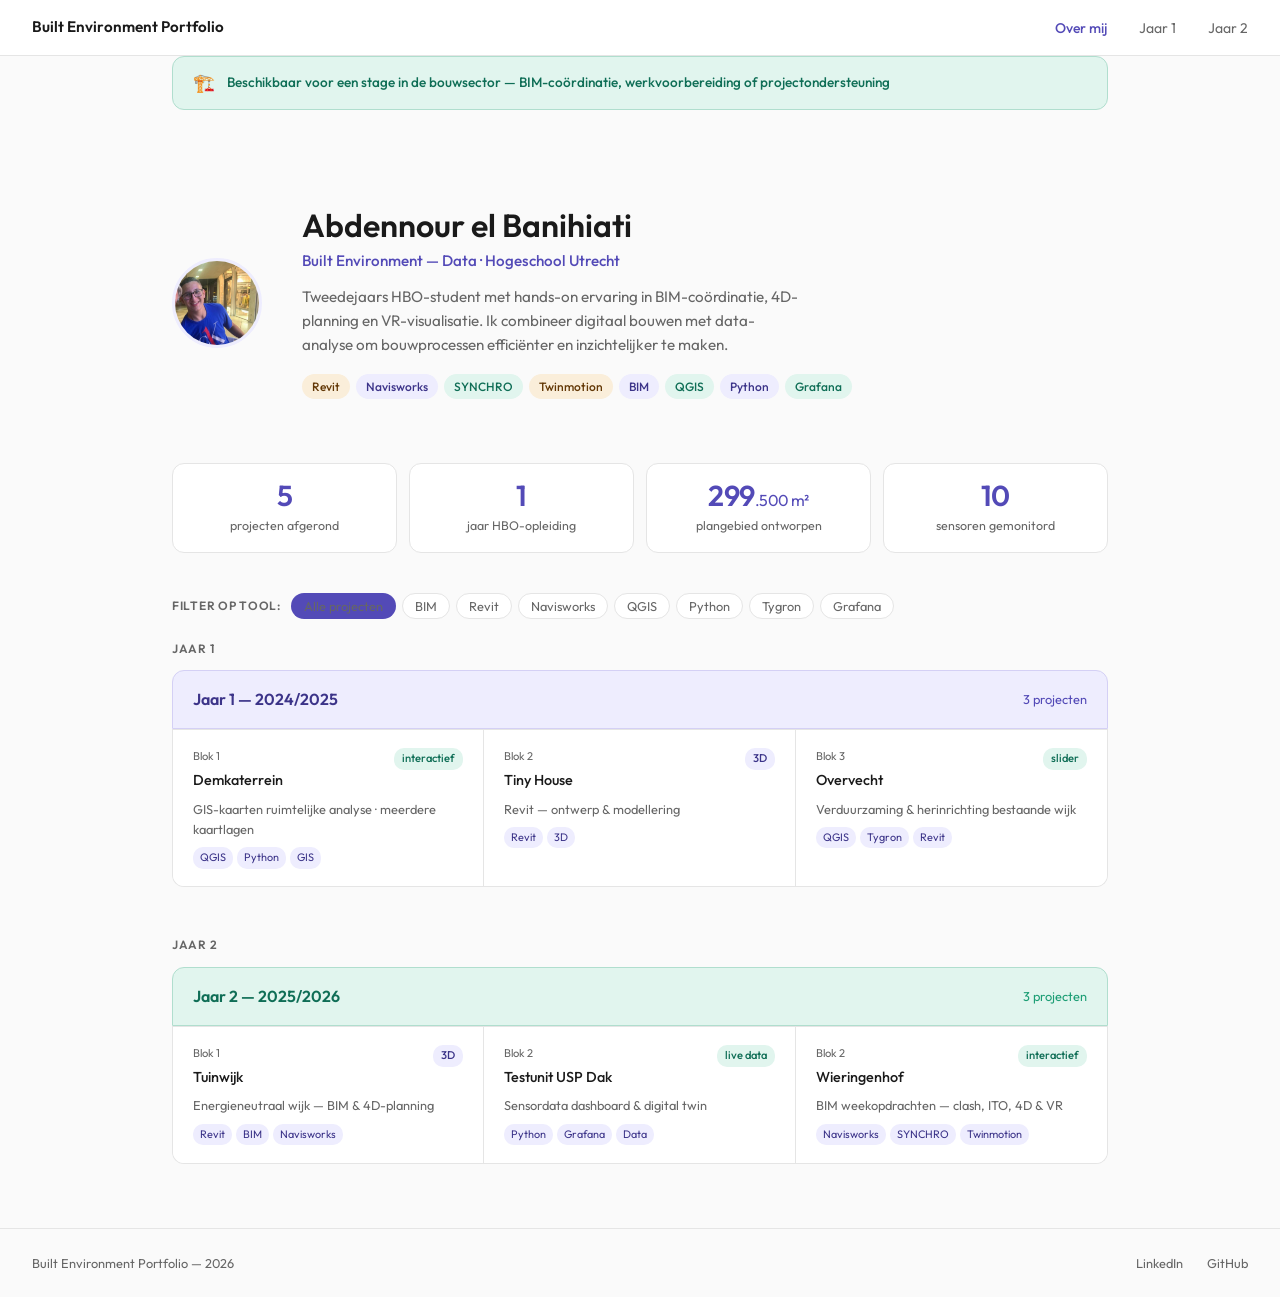
<file: index.html>
<!DOCTYPE html>
<html lang="nl">
<head>
  <meta charset="UTF-8">
  <meta name="viewport" content="width=device-width, initial-scale=1.0">
  <title>Built Environment Portfolio</title>
  <link rel="preconnect" href="https://fonts.googleapis.com">
  <link href="https://fonts.googleapis.com/css2?family=Outfit:wght@400;500;600&display=swap" rel="stylesheet">
  <link rel="stylesheet" href="style.css">
  <style>
    .hero {
      padding: 5rem 0 4rem;
      display: flex;
      align-items: center;
      gap: 2.5rem;
    }
    .avatar {
      width: 90px; height: 90px;
      border-radius: 50%;
      object-fit: cover; object-position: center top;
      flex-shrink: 0;
      border: 3px solid var(--paars-licht);
    }
    .hero-naam      { font-size: 2rem; font-weight: 600; line-height: 1.2; margin-bottom: 0.25rem; }
    .hero-opleiding { font-size: 0.95rem; color: var(--paars); font-weight: 500; margin-bottom: 0.75rem; }
    .hero-bio       { font-size: 0.95rem; color: var(--tekst-zacht); max-width: 500px; margin-bottom: 1rem; }
    .pills          { display: flex; flex-wrap: wrap; gap: 6px; }

    /* ── STATS (animerende tellers) ────────────────────────── */
    .stats-rij {
      display: grid;
      grid-template-columns: repeat(4, 1fr);
      gap: 12px;
      margin-bottom: 2.5rem;
    }
    .stat-kaart {
      background: var(--wit);
      border: 1px solid var(--rand);
      border-radius: var(--radius);
      padding: 1rem 1.25rem;
      text-align: center;
      transition: border-color 0.2s, box-shadow 0.2s;
    }
    .stat-kaart:hover {
      border-color: var(--paars);
      box-shadow: 0 2px 12px rgba(90,80,200,0.08);
    }
    .stat-getal {
      font-size: 1.8rem;
      font-weight: 600;
      color: var(--paars);
      line-height: 1.1;
      letter-spacing: -0.02em;
    }
    .stat-eenheid { font-size: 1rem; font-weight: 400; color: var(--paars); }
    .stat-omschrijving { font-size: 0.78rem; color: var(--tekst-zacht); margin-top: 4px; }

    /* ── FILTER ────────────────────────────────────────────── */
    .filter-balk {
      display: flex;
      gap: 6px;
      flex-wrap: wrap;
      margin-bottom: 1.25rem;
      align-items: center;
    }
    .filter-label {
      font-size: 0.75rem;
      font-weight: 600;
      text-transform: uppercase;
      letter-spacing: 0.06em;
      color: var(--tekst-zacht);
      margin-right: 4px;
    }
    .filter-btn {
      padding: 4px 12px;
      border-radius: 20px;
      border: 1.5px solid var(--rand);
      background: var(--wit);
      font-family: inherit;
      font-size: 0.8rem;
      color: var(--tekst-zacht);
      cursor: pointer;
      transition: all 0.15s;
    }
    .filter-btn:hover  { border-color: var(--paars); color: var(--paars); }
    .filter-btn.actief {
      background: var(--paars);
      border-color: var(--paars);
      color: white;
    }
    .filter-btn.reset  { border-color: transparent; color: var(--tekst-zacht); }
    .filter-btn.reset:hover { color: var(--paars); }

    /* kaart dimmen als niet actieve filter */
    .project-kaart { transition: background 0.15s, opacity 0.25s, transform 0.25s; }
    .project-kaart.verborgen {
      opacity: 0.2;
      pointer-events: none;
      transform: scale(0.97);
    }

    /* ── JAAR BLOKKEN ───────────────────────────────────────── */
    .jaar-sectie  { margin-bottom: 3rem; }
    .jaar-header  {
      padding: 1rem 1.25rem;
      border-radius: var(--radius) var(--radius) 0 0;
      display: flex; justify-content: space-between; align-items: center;
      border: 1px solid transparent;
    }
    .jaar-header.jaar1  { background: var(--paars-licht); border-color: #d4d0f5; }
    .jaar-header.jaar2  { background: var(--groen-licht);  border-color: #b0dece; }
    .jaar-header h2     { font-size: 1rem; font-weight: 600; }
    .jaar-header.jaar1 h2 { color: var(--paars-donker); }
    .jaar-header.jaar2 h2 { color: #0F6E56; }
    .jaar-header span   { font-size: 0.8rem; }
    .jaar-header.jaar1 span { color: var(--paars); }
    .jaar-header.jaar2 span { color: var(--groen); }

    .projecten-grid {
      display: grid;
      grid-template-columns: repeat(auto-fit, minmax(220px, 1fr));
      border: 1px solid var(--rand);
      border-top: none;
      border-radius: 0 0 var(--radius) var(--radius);
      overflow: hidden;
    }
    .project-kaart {
      padding: 1.1rem 1.25rem;
      border-right: 1px solid var(--rand);
      border-top: 1px solid var(--rand);
      text-decoration: none;
      color: inherit;
      background: var(--wit);
      display: block;
    }
    .project-kaart:last-child  { border-right: none; }
    .project-kaart:hover       { background: #f5f4ff; }
    .kaart-top    { display: flex; justify-content: space-between; align-items: flex-start; margin-bottom: 0.4rem; }
    .kaart-blok   { font-size: 0.7rem; color: var(--tekst-zacht); margin-bottom: 0.2rem; }
    .kaart-titel  { font-size: 0.9rem; font-weight: 500; color: var(--tekst); }
    .kaart-sub    { font-size: 0.8rem; color: var(--tekst-zacht); margin-top: 0.2rem; }
    .kaart-tags   { display: flex; flex-wrap: wrap; gap: 4px; margin-top: 0.5rem; }
    .kaart-tag    { font-size: 0.68rem; padding: 2px 7px; border-radius: 10px; background: var(--paars-licht); color: var(--paars-donker); }

    .sectie-label {
      font-size: 0.75rem; font-weight: 600;
      text-transform: uppercase; letter-spacing: 0.06em;
      color: var(--tekst-zacht); margin-bottom: 0.75rem;
    }
  </style>
</head>
<body>

  <nav class="nav">
    <a href="index.html" class="nav-logo">Built Environment Portfolio</a>
    <ul class="nav-links">
      <li><a href="index.html" class="active">Over mij</a></li>
      <li><a href="jaar1/index.html">Jaar 1</a></li>
      <li><a href="jaar2/index.html">Jaar 2</a></li>
    </ul>
  </nav>

  <main>
    <div class="container">

      <!-- STAGE BANNER -->
      <div class="stage-banner fade-1" style="background:var(--groen-licht);border:1px solid #b0dece;border-radius:var(--radius);padding:0.75rem 1.25rem;margin-bottom:1rem;display:flex;align-items:center;gap:0.75rem;">
        <span style="font-size:1.1rem;">🏗️</span>
        <span style="font-size:0.85rem;color:#0F6E56;font-weight:500;">Beschikbaar voor een stage in de bouwsector — BIM-coördinatie, werkvoorbereiding of projectondersteuning</span>
      </div>

      <!-- HERO -->
      <section class="hero">
        <img src="afbeeldingen/abdennour.jpg" alt="Abdennour el Banihiati" class="avatar fade-1"
             onerror="this.style.display='none'; this.nextElementSibling.style.display='flex';">
        <div class="avatar-initialen fade-1" style="display:none;">AB</div>
        <div>
          <h1 class="hero-naam fade-2">Abdennour el Banihiati</h1>
          <div class="hero-opleiding fade-2">Built Environment — Data · Hogeschool Utrecht</div>
          <p class="hero-bio fade-3">
            Tweedejaars HBO-student met hands-on ervaring in BIM-coördinatie,
            4D-planning en VR-visualisatie. Ik combineer digitaal bouwen met
            data-analyse om bouwprocessen efficiënter en inzichtelijker te maken.
          </p>
          <div class="pills fade-4">
            <span class="pill pill-amber">Revit</span>
            <span class="pill pill-paars">Navisworks</span>
            <span class="pill pill-groen">SYNCHRO</span>
            <span class="pill pill-amber">Twinmotion</span>
            <span class="pill pill-paars">BIM</span>
            <span class="pill pill-groen">QGIS</span>
            <span class="pill pill-paars">Python</span>
            <span class="pill pill-groen">Grafana</span>
          </div>
        </div>
      </section>

      <!-- STATS (animerende tellers) -->
      <div class="stats-rij" id="stats-rij">
        <div class="stat-kaart">
          <div class="stat-getal"><span class="teller" data-doel="6">0</span></div>
          <div class="stat-omschrijving">projecten afgerond</div>
        </div>
        <div class="stat-kaart">
          <div class="stat-getal"><span class="teller" data-doel="2">0</span></div>
          <div class="stat-omschrijving">jaar HBO-opleiding</div>
        </div>
        <div class="stat-kaart">
          <div class="stat-getal">
            <span class="teller" data-doel="324">0</span><span class="stat-eenheid">.500 m²</span>
          </div>
          <div class="stat-omschrijving">plangebied ontworpen</div>
        </div>
        <div class="stat-kaart">
          <div class="stat-getal"><span class="teller" data-doel="11">0</span></div>
          <div class="stat-omschrijving">sensoren gemonitord</div>
        </div>
      </div>

      <!-- FILTER -->
      <div class="filter-balk fade-3" id="filter-balk">
        <span class="filter-label">Filter op tool:</span>
        <button class="filter-btn reset actief" data-filter="alles" onclick="setFilter(this)">Alle projecten</button>
        <button class="filter-btn" data-filter="BIM"        onclick="setFilter(this)">BIM</button>
        <button class="filter-btn" data-filter="Revit"      onclick="setFilter(this)">Revit</button>
        <button class="filter-btn" data-filter="Navisworks"  onclick="setFilter(this)">Navisworks</button>
        <button class="filter-btn" data-filter="QGIS"       onclick="setFilter(this)">QGIS</button>
        <button class="filter-btn" data-filter="Python"     onclick="setFilter(this)">Python</button>
        <button class="filter-btn" data-filter="Tygron"     onclick="setFilter(this)">Tygron</button>
        <button class="filter-btn" data-filter="Grafana"    onclick="setFilter(this)">Grafana</button>
      </div>

      <!-- JAAR 1 -->
      <section class="jaar-sectie fade-3" id="jaar1">
        <div class="sectie-label">Jaar 1</div>
        <div class="jaar-header jaar1">
          <h2>Jaar 1 — 2024/2025</h2>
          <span>3 projecten</span>
        </div>
        <div class="projecten-grid">

          <a href="jaar1/demkaterrein.html" class="project-kaart"
             data-skills="QGIS GIS Folium">
            <div class="kaart-top">
              <div>
                <div class="kaart-blok">Blok 1</div>
                <div class="kaart-titel">Demkaterrein</div>
              </div>
              <span class="badge badge-inter">interactief</span>
            </div>
            <div class="kaart-sub">GIS-kaarten ruimtelijke analyse · meerdere kaartlagen</div>
            <div class="kaart-tags">
              <span class="kaart-tag">QGIS</span>
              <span class="kaart-tag">Python</span>
              <span class="kaart-tag">GIS</span>
            </div>
          </a>

          <a href="jaar1/tinyhouse.html" class="project-kaart"
             data-skills="Revit 3D">
            <div class="kaart-top">
              <div>
                <div class="kaart-blok">Blok 2</div>
                <div class="kaart-titel">Tiny House</div>
              </div>
              <span class="badge badge-3d">3D</span>
            </div>
            <div class="kaart-sub">Revit — ontwerp &amp; modellering</div>
            <div class="kaart-tags">
              <span class="kaart-tag">Revit</span>
              <span class="kaart-tag">3D</span>
            </div>
          </a>

          <a href="jaar1/overvecht.html" class="project-kaart"
             data-skills="QGIS Tygron Revit GIS">
            <div class="kaart-top">
              <div>
                <div class="kaart-blok">Blok 3</div>
                <div class="kaart-titel">Overvecht</div>
              </div>
              <span class="badge badge-inter">slider</span>
            </div>
            <div class="kaart-sub">Verduurzaming &amp; herinrichting bestaande wijk</div>
            <div class="kaart-tags">
              <span class="kaart-tag">QGIS</span>
              <span class="kaart-tag">Tygron</span>
              <span class="kaart-tag">Revit</span>
            </div>
          </a>

        </div>
      </section>

      <!-- JAAR 2 -->
      <section class="jaar-sectie fade-4" id="jaar2">
        <div class="sectie-label">Jaar 2</div>
        <div class="jaar-header jaar2">
          <h2>Jaar 2 — 2025/2026</h2>
          <span>3 projecten</span>
        </div>
        <div class="projecten-grid">

          <a href="jaar2/tuinwijk.html" class="project-kaart"
             data-skills="Revit BIM 3D Navisworks">
            <div class="kaart-top">
              <div>
                <div class="kaart-blok">Blok 1</div>
                <div class="kaart-titel">Tuinwijk</div>
              </div>
              <span class="badge badge-3d">3D</span>
            </div>
            <div class="kaart-sub">Energieneutraal wijk — BIM &amp; 4D-planning</div>
            <div class="kaart-tags">
              <span class="kaart-tag">Revit</span>
              <span class="kaart-tag">BIM</span>
              <span class="kaart-tag">Navisworks</span>
            </div>
          </a>

          <a href="jaar2/testunit.html" class="project-kaart"
             data-skills="Python Grafana Data">
            <div class="kaart-top">
              <div>
                <div class="kaart-blok">Blok 2</div>
                <div class="kaart-titel">Testunit USP Dak</div>
              </div>
              <span class="badge badge-inter">live data</span>
            </div>
            <div class="kaart-sub">Sensordata dashboard &amp; digital twin</div>
            <div class="kaart-tags">
              <span class="kaart-tag">Python</span>
              <span class="kaart-tag">Grafana</span>
              <span class="kaart-tag">Data</span>
            </div>
          </a>

          <a href="jaar2/wieringenhof.html" class="project-kaart"
             data-skills="BIM Revit Navisworks SYNCHRO Twinmotion">
            <div class="kaart-top">
              <div>
                <div class="kaart-blok">Blok 2</div>
                <div class="kaart-titel">Wieringenhof</div>
              </div>
              <span class="badge badge-inter">interactief</span>
            </div>
            <div class="kaart-sub">BIM weekopdrachten — clash, ITO, 4D &amp; VR</div>
            <div class="kaart-tags">
              <span class="kaart-tag">Navisworks</span>
              <span class="kaart-tag">SYNCHRO</span>
              <span class="kaart-tag">Twinmotion</span>
            </div>
          </a>

        </div>
      </section>

    </div>
  </main>

  <footer>
    <span>Built Environment Portfolio — 2026</span>
    <div style="display:flex; gap:1.5rem;">
      <a href="https://www.linkedin.com/in/abdennour-el-banihiati-257b03215" target="_blank">LinkedIn</a>
      <a href="https://github.com/nouralba7-source" target="_blank">GitHub</a>
    </div>
  </footer>

  <script>
    /* ── ANIMERENDE TELLERS ─────────────────────────────────── */
    function animeerTeller(el) {
      const doel = parseInt(el.dataset.doel, 10);
      const duur = 1400;
      const stap = 16;
      const stappen = duur / stap;
      let huidig = 0;
      const interval = setInterval(() => {
        huidig += doel / stappen;
        if (huidig >= doel) { huidig = doel; clearInterval(interval); }
        el.textContent = Math.floor(huidig).toLocaleString('nl-NL');
      }, stap);
    }

    const observer = new IntersectionObserver(entries => {
      entries.forEach(entry => {
        if (entry.isIntersecting) {
          document.querySelectorAll('.teller').forEach(animeerTeller);
          observer.disconnect();
        }
      });
    }, { threshold: 0.3 });

    observer.observe(document.getElementById('stats-rij'));

    /* ── SKILLS FILTER ──────────────────────────────────────── */
    function setFilter(btn) {
      // Alle knoppen resetten
      document.querySelectorAll('.filter-btn').forEach(b => b.classList.remove('actief'));
      btn.classList.add('actief');

      const filter = btn.dataset.filter;
      document.querySelectorAll('.project-kaart').forEach(kaart => {
        if (filter === 'alles') {
          kaart.classList.remove('verborgen');
        } else {
          const skills = kaart.dataset.skills || '';
          kaart.classList.toggle('verborgen', !skills.includes(filter));
        }
      });
    }
  </script>

</body>
</html>
</file>
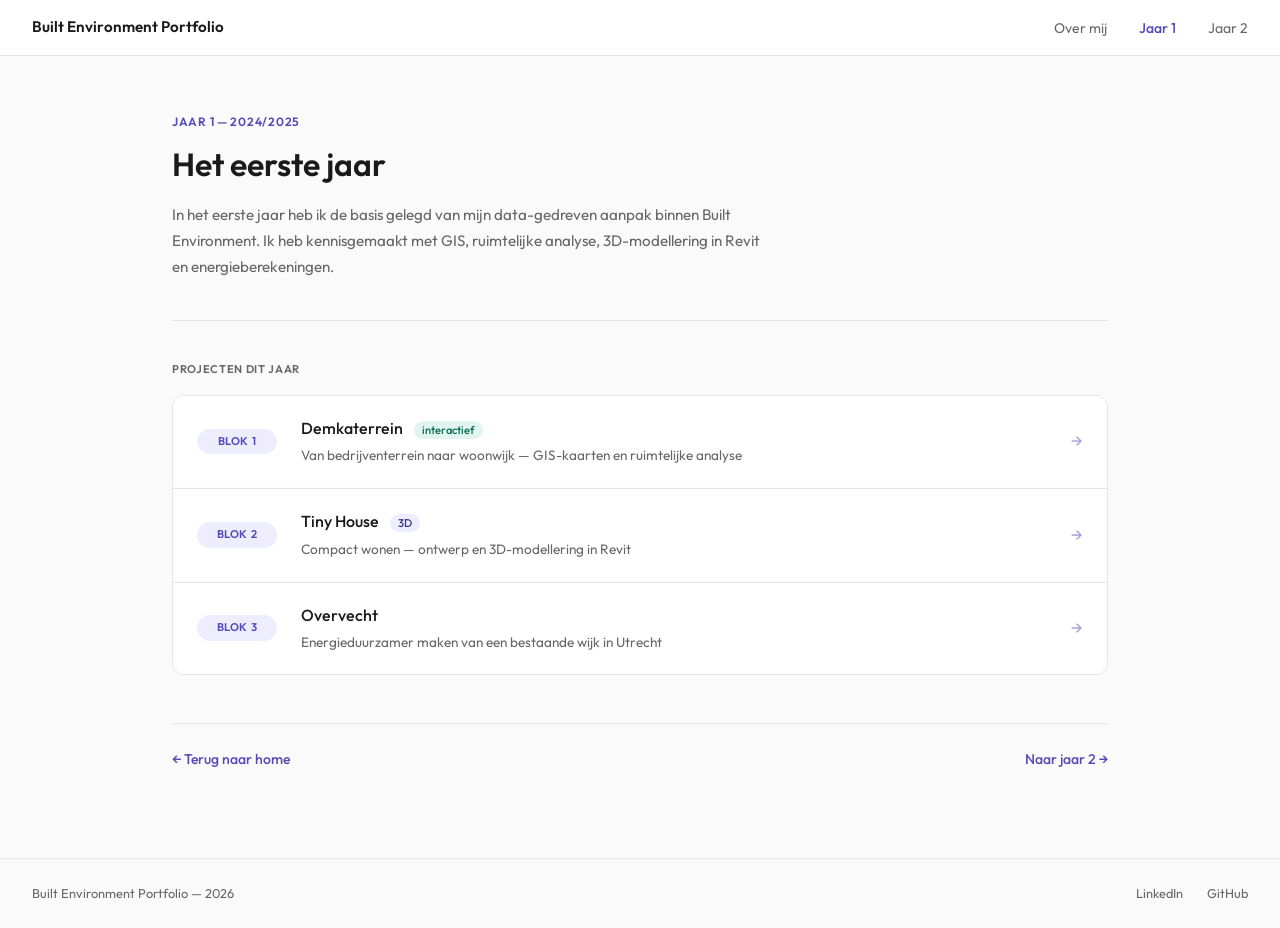
<file: jaar1/index.html>
<!DOCTYPE html>
<html lang="nl">
<head>
  <meta charset="UTF-8">
  <meta name="viewport" content="width=device-width, initial-scale=1.0">
  <title>Jaar 1 — Built Environment Portfolio</title>
  <link rel="preconnect" href="https://fonts.googleapis.com">
  <link href="https://fonts.googleapis.com/css2?family=Outfit:wght@400;500;600&display=swap" rel="stylesheet">
  <link rel="stylesheet" href="../style.css">
  <style>
    .jaar-hero {
      padding: 3.5rem 0 2.5rem;
      border-bottom: 1px solid var(--rand);
      margin-bottom: 2.5rem;
    }
    .jaar-label {
      font-size: 0.75rem;
      font-weight: 600;
      text-transform: uppercase;
      letter-spacing: 0.06em;
      color: var(--paars);
      margin-bottom: 0.5rem;
    }
    .jaar-titel { font-size: 2rem; font-weight: 600; margin-bottom: 0.75rem; }
    .jaar-bio   { font-size: 0.95rem; color: var(--tekst-zacht); max-width: 600px; line-height: 1.7; }

    .sectie-h {
      font-size: 0.7rem;
      font-weight: 600;
      text-transform: uppercase;
      letter-spacing: 0.06em;
      color: var(--tekst-zacht);
      margin-bottom: 1rem;
    }

    /* Grote projectkaarten met meer ruimte dan op de homepage */
    .projecten { display: flex; flex-direction: column; gap: 1px; border: 1px solid var(--rand); border-radius: var(--radius); overflow: hidden; margin-bottom: 3rem; }

    .proj-rij {
      display: grid;
      grid-template-columns: 80px 1fr auto;
      align-items: center;
      gap: 1.5rem;
      padding: 1.25rem 1.5rem;
      background: var(--wit);
      border-top: 1px solid var(--rand);
      text-decoration: none;
      color: inherit;
      transition: background 0.15s;
    }
    .proj-rij:first-child { border-top: none; }
    .proj-rij:hover { background: #f5f4ff; }

    .proj-blok {
      font-size: 0.7rem;
      font-weight: 600;
      text-transform: uppercase;
      letter-spacing: 0.05em;
      color: var(--paars);
      background: var(--paars-licht);
      padding: 4px 10px;
      border-radius: 20px;
      text-align: center;
    }

    .proj-info {}
    .proj-titel-rij {
      font-size: 1rem;
      font-weight: 500;
      margin-bottom: 0.25rem;
    }
    .proj-omschrijving {
      font-size: 0.85rem;
      color: var(--tekst-zacht);
    }

    .pijl { font-size: 1.1rem; color: var(--paars); opacity: 0.5; }
    .proj-rij:hover .pijl { opacity: 1; }
  </style>
</head>
<body>

  <nav class="nav">
    <a href="../index.html" class="nav-logo">Built Environment Portfolio</a>
    <ul class="nav-links">
      <li><a href="../index.html">Over mij</a></li>
      <li><a href="index.html" class="active">Jaar 1</a></li>
      <li><a href="../jaar2/index.html">Jaar 2</a></li>
    </ul>
  </nav>

  <main>
    <div class="container">

      <div class="jaar-hero fade-1">
        <div class="jaar-label">Jaar 1 — 2024/2025</div>
        <h1 class="jaar-titel">Het eerste jaar</h1>
        <p class="jaar-bio">
          In het eerste jaar heb ik de basis gelegd van mijn data-gedreven aanpak binnen Built Environment.
          Ik heb kennisgemaakt met GIS, ruimtelijke analyse, 3D-modellering in Revit en energieberekeningen.
          <!-- Verander dit naar jouw eigen samenvatting van jaar 1 -->
        </p>
      </div>

      <div class="sectie-h fade-2">Projecten dit jaar</div>

      <div class="projecten fade-2">

        <a href="demkaterrein.html" class="proj-rij">
          <div class="proj-blok">Blok 1</div>
          <div class="proj-info">
            <div class="proj-titel-rij">
              Demkaterrein
              <span class="badge badge-inter" style="margin-left:8px;">interactief</span>
            </div>
            <div class="proj-omschrijving">
              Van bedrijventerrein naar woonwijk — GIS-kaarten en ruimtelijke analyse
            </div>
          </div>
          <div class="pijl">→</div>
        </a>

        <a href="tinyhouse.html" class="proj-rij">
          <div class="proj-blok">Blok 2</div>
          <div class="proj-info">
            <div class="proj-titel-rij">
              Tiny House
              <span class="badge badge-3d" style="margin-left:8px;">3D</span>
            </div>
            <div class="proj-omschrijving">
              Compact wonen — ontwerp en 3D-modellering in Revit
            </div>
          </div>
          <div class="pijl">→</div>
        </a>

        <a href="overvecht.html" class="proj-rij">
          <div class="proj-blok">Blok 3</div>
          <div class="proj-info">
            <div class="proj-titel-rij">Overvecht</div>
            <div class="proj-omschrijving">
              Energieduurzamer maken van een bestaande wijk in Utrecht
            </div>
          </div>
          <div class="pijl">→</div>
        </a>

      </div>

      <div class="proj-nav fade-3">
        <a href="../index.html">← Terug naar home</a>
        <a href="../jaar2/index.html">Naar jaar 2 →</a>
      </div>

    </div>
  </main>

  <footer>
    <span>Built Environment Portfolio — 2026</span>
    <div style="display:flex; gap:1.5rem;">
      <a href="https://www.linkedin.com/in/abdennour-el-banihiati-257b03215" target="_blank">LinkedIn</a>
      <a href="https://github.com/nouralba7-source" target="_blank">GitHub</a>
    </div>
  </footer>

</body>
</html>
</file>
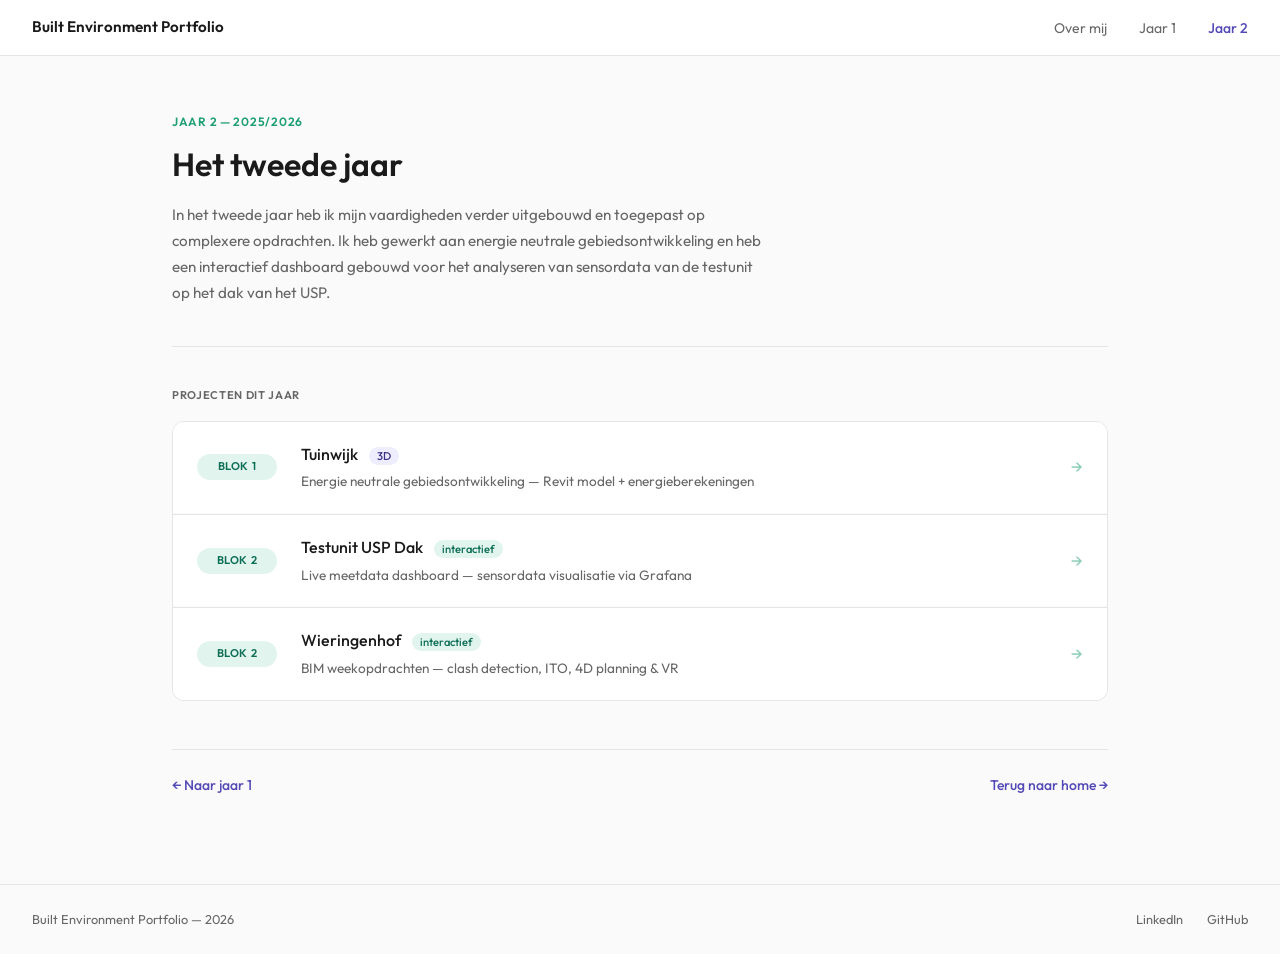
<file: jaar2/index.html>
<!DOCTYPE html>
<html lang="nl">
<head>
  <meta charset="UTF-8">
  <meta name="viewport" content="width=device-width, initial-scale=1.0">
  <title>Jaar 2 — Built Environment Portfolio</title>
  <link rel="preconnect" href="https://fonts.googleapis.com">
  <link href="https://fonts.googleapis.com/css2?family=Outfit:wght@400;500;600&display=swap" rel="stylesheet">
  <link rel="stylesheet" href="../style.css">
  <style>
    .jaar-hero { padding: 3.5rem 0 2.5rem; border-bottom: 1px solid var(--rand); margin-bottom: 2.5rem; }
    .jaar-label { font-size: 0.75rem; font-weight: 600; text-transform: uppercase; letter-spacing: 0.06em; color: var(--groen); margin-bottom: 0.5rem; }
    .jaar-titel { font-size: 2rem; font-weight: 600; margin-bottom: 0.75rem; }
    .jaar-bio   { font-size: 0.95rem; color: var(--tekst-zacht); max-width: 600px; line-height: 1.7; }
    .sectie-h   { font-size: 0.7rem; font-weight: 600; text-transform: uppercase; letter-spacing: 0.06em; color: var(--tekst-zacht); margin-bottom: 1rem; }

    .projecten { display: flex; flex-direction: column; gap: 1px; border: 1px solid var(--rand); border-radius: var(--radius); overflow: hidden; margin-bottom: 3rem; }

    .proj-rij {
      display: grid;
      grid-template-columns: 80px 1fr auto;
      align-items: center;
      gap: 1.5rem;
      padding: 1.25rem 1.5rem;
      background: var(--wit);
      border-top: 1px solid var(--rand);
      text-decoration: none;
      color: inherit;
      transition: background 0.15s;
    }
    .proj-rij:first-child { border-top: none; }
    .proj-rij:hover { background: #f0faf6; }

    .proj-blok {
      font-size: 0.7rem;
      font-weight: 600;
      text-transform: uppercase;
      letter-spacing: 0.05em;
      color: #0F6E56;
      background: var(--groen-licht);
      padding: 4px 10px;
      border-radius: 20px;
      text-align: center;
    }

    .proj-titel-rij    { font-size: 1rem; font-weight: 500; margin-bottom: 0.25rem; }
    .proj-omschrijving { font-size: 0.85rem; color: var(--tekst-zacht); }
    .pijl { font-size: 1.1rem; color: var(--groen); opacity: 0.5; }
    .proj-rij:hover .pijl { opacity: 1; }
  </style>
</head>
<body>

  <nav class="nav">
    <a href="../index.html" class="nav-logo">Built Environment Portfolio</a>
    <ul class="nav-links">
      <li><a href="../index.html">Over mij</a></li>
      <li><a href="../jaar1/index.html">Jaar 1</a></li>
      <li><a href="index.html" class="active">Jaar 2</a></li>
    </ul>
  </nav>

  <main>
    <div class="container">

      <div class="jaar-hero fade-1">
        <div class="jaar-label">Jaar 2 — 2025/2026</div>
        <h1 class="jaar-titel">Het tweede jaar</h1>
        <p class="jaar-bio">
          In het tweede jaar heb ik mijn vaardigheden verder uitgebouwd en toegepast op complexere opdrachten.
          Ik heb gewerkt aan energie neutrale gebiedsontwikkeling en heb een interactief dashboard gebouwd
          voor het analyseren van sensordata van de testunit op het dak van het USP.
          <!-- Verander dit naar jouw eigen samenvatting van jaar 2 -->
        </p>
      </div>

      <div class="sectie-h fade-2">Projecten dit jaar</div>

      <div class="projecten fade-2">

        <a href="tuinwijk.html" class="proj-rij">
          <div class="proj-blok">Blok 1</div>
          <div class="proj-info">
            <div class="proj-titel-rij">
              Tuinwijk
              <span class="badge badge-3d" style="margin-left:8px;">3D</span>
            </div>
            <div class="proj-omschrijving">
              Energie neutrale gebiedsontwikkeling — Revit model + energieberekeningen
            </div>
          </div>
          <div class="pijl">→</div>
        </a>

        <a href="testunit.html" class="proj-rij">
          <div class="proj-blok">Blok 2</div>
          <div class="proj-info">
            <div class="proj-titel-rij">
              Testunit USP Dak
              <span class="badge badge-inter" style="margin-left:8px;">interactief</span>
            </div>
            <div class="proj-omschrijving">
              Live meetdata dashboard — sensordata visualisatie via Grafana
            </div>
          </div>
          <div class="pijl">→</div>
        </a>

        <a href="wieringenhof.html" class="proj-rij">
          <div class="proj-blok">Blok 2</div>
          <div class="proj-info">
            <div class="proj-titel-rij">
              Wieringenhof
              <span class="badge badge-inter" style="margin-left:8px;">interactief</span>
            </div>
            <div class="proj-omschrijving">
              BIM weekopdrachten — clash detection, ITO, 4D planning &amp; VR
            </div>
          </div>
          <div class="pijl">→</div>
        </a>

      </div>

      <div class="proj-nav fade-3">
        <a href="../jaar1/index.html">← Naar jaar 1</a>
        <a href="../index.html">Terug naar home →</a>
      </div>

    </div>
  </main>

  <footer>
    <span>Built Environment Portfolio — 2026</span>
    <div style="display:flex; gap:1.5rem;">
      <a href="https://www.linkedin.com/in/abdennour-el-banihiati-257b03215" target="_blank">LinkedIn</a>
      <a href="https://github.com/nouralba7-source" target="_blank">GitHub</a>
    </div>
  </footer>

</body>
</html>
</file>
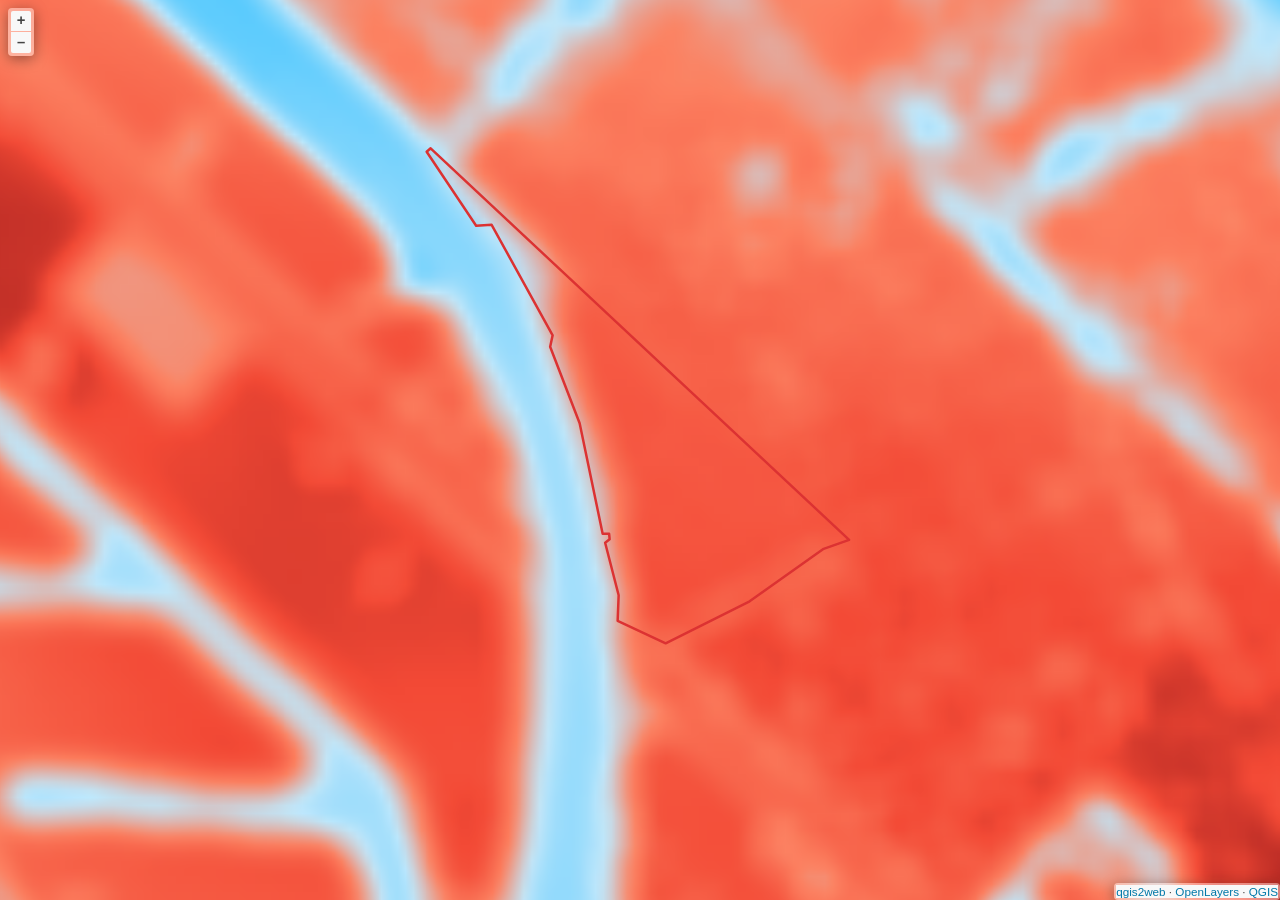
<file: jaar1/demka-kaart/index.html>
<!doctype html>
<html lang="en">
    <head>
        <meta charset="utf-8">
        <meta http-equiv="X-UA-Compatible" content="IE=edge">
        <meta name="viewport" content="initial-scale=1,user-scalable=no,maximum-scale=1,width=device-width">
        <meta name="mobile-web-app-capable" content="yes">
        <meta name="apple-mobile-web-app-capable" content="yes">
        <link rel="stylesheet" href="./resources/ol.css">
        <link rel="stylesheet" href="resources/fontawesome-all.min.css">
        <link href="resources/photon-geocoder-autocomplete.min.css" rel="stylesheet">
        <link rel="stylesheet" href="./resources/ol-layerswitcher.css">
        <link rel="stylesheet" href="./resources/qgis2web.css">
        <style>
        html, body {
            background-color: #ffffff;
        }
        .ol-control > * {
            background-color: #f8f8f8!important;
            color: #444444!important;
            border-radius: 0px;
        }
        .ol-attribution a, .gcd-gl-input::placeholder, .search-layer-input-search::placeholder {
            color: #444444!important;
        }
        .search-layer-input-search {
            background-color: #f8f8f8!important;
        }
        .ol-control > *:focus, .ol-control >*:hover {
            background-color: rgba(248, 248, 248, 0.7)!important;
        } 
        .ol-control {
            background-color: rgba(255,255,255,.4) !important;
            padding: 2px !important;
        } 
        </style>

        <style>
        html, body, #map {
            width: 100%;
            height: 100%;
            padding: 0;
            margin: 0;
        }
        </style>
        <title>Demkaterrein — GIS kaart</title>
        <style>
          /* Hover tooltip */
          #hover-tooltip {
            position: absolute;
            pointer-events: none;
            background: white;
            border: 1px solid #e5e5e5;
            border-radius: 10px;
            padding: 12px 14px;
            font-family: 'Outfit', sans-serif;
            font-size: 13px;
            min-width: 200px;
            display: none;
            z-index: 999;
            box-shadow: 0 4px 20px rgba(0,0,0,0.12);
          }
          #hover-tooltip .tt-titel {
            font-weight: 600;
            font-size: 14px;
            margin-bottom: 8px;
            color: #1a1a1a;
            border-bottom: 1px solid #f0f0f0;
            padding-bottom: 6px;
          }
          #hover-tooltip .tt-rij {
            display: flex;
            justify-content: space-between;
            gap: 12px;
            margin-bottom: 4px;
          }
          #hover-tooltip .tt-label { color: #888; }
          #hover-tooltip .tt-waarde { font-weight: 500; color: #1a1a1a; }
          #hover-tooltip .tt-hint {
            font-size: 11px;
            color: #aaa;
            margin-top: 8px;
            font-style: italic;
          }

          /* Cursor veranderen als je over het gebied gaat */
          #map { cursor: default; }
          #map.op-gebied { cursor: pointer; }
        </style>
    </head>
    <body>
        <div id="map">
            <div id="popup" class="ol-popup">
                <a href="#" id="popup-closer" class="ol-popup-closer"></a>
                <div id="popup-content"></div>
            </div>
            <!-- Hover tooltip — volgt de muis -->
            <div id="hover-tooltip">
              <div class="tt-titel">Demkaterrein</div>
              <div class="tt-rij"><span class="tt-label">Type</span><span class="tt-waarde">Voormalig industrieterrein</span></div>
              <div class="tt-rij"><span class="tt-label">Oppervlak</span><span class="tt-waarde">ca. 12 ha</span></div>
              <div class="tt-rij"><span class="tt-label">Hitte-effect</span><span class="tt-waarde">1,6 – 2,4 °C</span></div>
              <div class="tt-rij"><span class="tt-label">Toekomst</span><span class="tt-waarde">Het Demkapark</span></div>
              <div class="tt-hint">Klik voor meer info</div>
            </div>
        </div>
        <script src="resources/qgis2web_expressions.js"></script>
        <script src="./resources/functions.js"></script>
        <script src="./resources/ol.js"></script>
        <script src="./resources/ol-layerswitcher.js"></script>
        <script src="resources/photon-geocoder-autocomplete.min.js"></script>
        <script src="resources/olms.js"></script>
        <script src="layers/Demkaterrein_2.js"></script>
        <script src="styles/Demkaterrein_2_style.js"></script>
        <script src="./layers/layers.js" type="text/javascript"></script> 
        <script src="./resources/Autolinker.min.js"></script>
        <script src="./resources/qgis2web.js"></script>

        <script>
        // ============================================================
        // HOVER TOOLTIP
        // Luistert naar muisbewegingen op de kaart.
        // Als de muis over het Demkaterrein-polygon gaat:
        //   → tooltip zichtbaar maken en laten meebewegen
        //   → gebied oplichten met highlight-stijl
        // Als de muis het gebied verlaat:
        //   → tooltip verbergen, stijl terugzetten
        // ============================================================

        var tooltip = document.getElementById('hover-tooltip');
        var mapEl   = document.getElementById('map');

        // Highlight-stijl: rode rand dikker + lichte fill
        var highlightStyle = new ol.style.Style({
            stroke: new ol.style.Stroke({
                color: 'rgba(220, 50, 50, 1)',
                width: 4
            }),
            fill: new ol.style.Fill({
                color: 'rgba(220, 50, 50, 0.18)'
            })
        });

        // Normale stijl
        var normaalStyle = new ol.style.Style({
            stroke: new ol.style.Stroke({
                color: 'rgba(220, 50, 50, 1)',
                width: 2.5
            }),
            fill: new ol.style.Fill({
                color: 'rgba(220, 50, 50, 0.05)'
            })
        });

        var hoverFeature = null;

        map.on('pointermove', function(e) {
            // Kijk welke features onder de muis zitten
            var feature = map.forEachFeatureAtPixel(e.pixel, function(f) {
                return f;
            });

            if (feature) {
                // Muis IS op een feature (het Demkaterrein)
                if (hoverFeature !== feature) {
                    // Reset vorige feature als die er was
                    if (hoverFeature) {
                        hoverFeature.setStyle(normaalStyle);
                    }
                    // Highlight de nieuwe feature
                    feature.setStyle(highlightStyle);
                    hoverFeature = feature;
                }

                // Tooltip tonen en positioneren
                tooltip.style.display = 'block';
                var rect = mapEl.getBoundingClientRect();
                var tx = e.originalEvent.clientX - rect.left + 16;
                var ty = e.originalEvent.clientY - rect.top  + 16;
                // Voorkom dat tooltip buiten het scherm valt
                if (tx + 220 > mapEl.offsetWidth)  tx = e.originalEvent.clientX - rect.left - 230;
                if (ty + 160 > mapEl.offsetHeight) ty = e.originalEvent.clientY - rect.top  - 165;
                tooltip.style.left = tx + 'px';
                tooltip.style.top  = ty + 'px';

                mapEl.classList.add('op-gebied');

            } else {
                // Muis is NIET op een feature
                if (hoverFeature) {
                    hoverFeature.setStyle(normaalStyle);
                    hoverFeature = null;
                }
                tooltip.style.display = 'none';
                mapEl.classList.remove('op-gebied');
            }
        });

        // Tooltip verbergen als muis de kaart verlaat
        mapEl.addEventListener('mouseleave', function() {
            if (hoverFeature) {
                hoverFeature.setStyle(normaalStyle);
                hoverFeature = null;
            }
            tooltip.style.display = 'none';
            mapEl.classList.remove('op-gebied');
        });
        </script>
    </body>
</html>
</file>
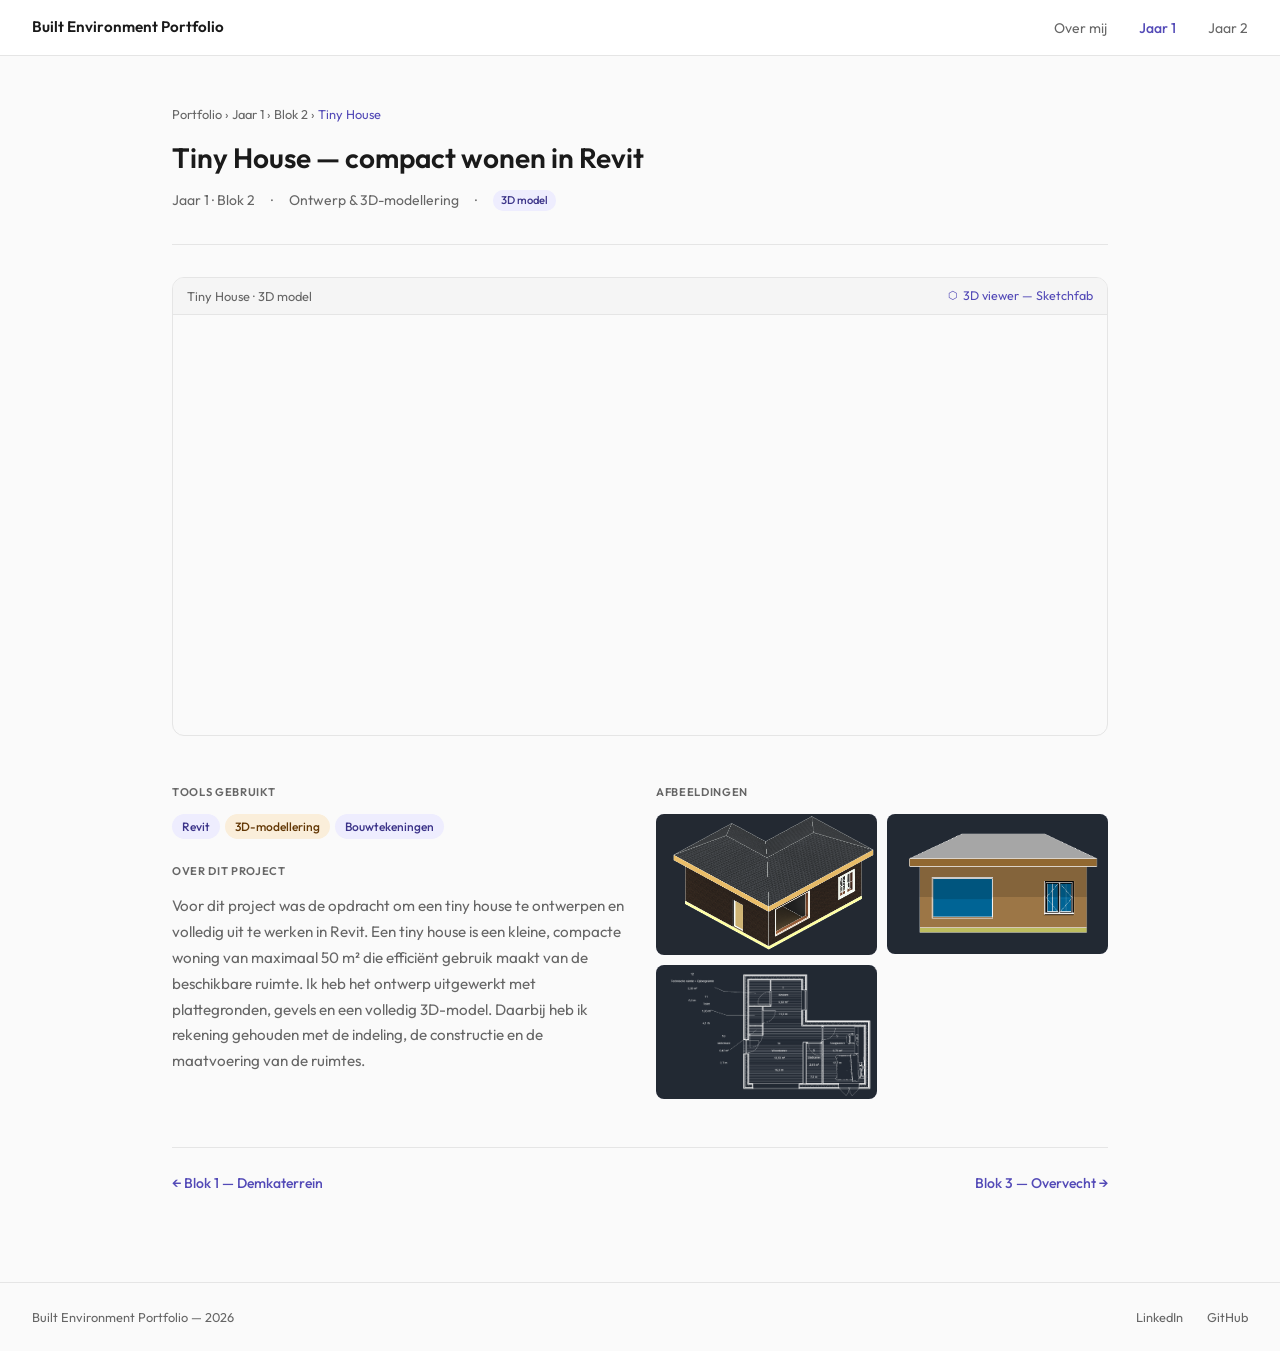
<file: jaar1/tinyhouse.html>
<!DOCTYPE html>
<html lang="nl">
<head>
  <meta charset="UTF-8">
  <meta name="viewport" content="width=device-width, initial-scale=1.0">
  <title>Tiny House — Built Environment Portfolio</title>
  <link rel="preconnect" href="https://fonts.googleapis.com">
  <link href="https://fonts.googleapis.com/css2?family=Outfit:wght@400;500;600&display=swap" rel="stylesheet">
  <link rel="stylesheet" href="../style.css">
  <style>
    .proj-hero { padding: 3rem 0 2rem; border-bottom: 1px solid var(--rand); margin-bottom: 2rem; }
    .proj-titel { font-size: 1.75rem; font-weight: 600; margin-bottom: 0.5rem; }
    .proj-meta  { display: flex; gap: 1rem; align-items: center; flex-wrap: wrap; font-size: 0.875rem; color: var(--tekst-zacht); }

    .embed-wrap { border: 1px solid var(--rand); border-radius: var(--radius); overflow: hidden; margin-bottom: 3rem; }
    .embed-header { background: #f5f5f5; padding: 8px 14px; border-bottom: 1px solid var(--rand); display: flex; justify-content: space-between; align-items: center; font-size: 0.8rem; color: var(--tekst-zacht); }
    .embed-3d { display: flex; align-items: center; gap: 5px; color: var(--paars); font-size: 0.78rem; }
    .embed-3d::before { content: '⬡'; font-size: 0.7rem; }

    .layout { display: grid; grid-template-columns: 1fr 1fr; gap: 2rem; margin-bottom: 2rem; }
    .sectie-h { font-size: 0.7rem; font-weight: 600; text-transform: uppercase; letter-spacing: 0.06em; color: var(--tekst-zacht); margin-bottom: 0.75rem; }
    .beschrijving { font-size: 0.95rem; color: var(--tekst-zacht); line-height: 1.7; }
    .pills { display: flex; flex-wrap: wrap; gap: 5px; margin-bottom: 1.5rem; }

    .fotos { display: grid; grid-template-columns: 1fr 1fr; gap: 10px; }
    .fotos img {
      width: 100%;
      border-radius: 8px;
      display: block;
      object-fit: contain;
      background: var(--paars-licht);
    }
  </style>
</head>
<body>

  <nav class="nav">
    <a href="../index.html" class="nav-logo">Built Environment Portfolio</a>
    <ul class="nav-links">
      <li><a href="../index.html">Over mij</a></li>
      <li><a href="index.html" class="active">Jaar 1</a></li>
      <li><a href="../jaar2/index.html">Jaar 2</a></li>
    </ul>
  </nav>

  <main>
    <div class="container">

      <div class="proj-hero fade-1">
        <div class="breadcrumb">
          <a href="../index.html">Portfolio</a> ›
          <a href="index.html">Jaar 1</a> ›
          Blok 2 ›
          <span>Tiny House</span>
        </div>
        <h1 class="proj-titel">Tiny House — compact wonen in Revit</h1>
        <div class="proj-meta">
          <span>Jaar 1 · Blok 2</span>
          <span>·</span>
          <span>Ontwerp &amp; 3D-modellering</span>
          <span>·</span>
          <span class="badge badge-3d">3D model</span>
        </div>
      </div>

      <div class="embed-wrap fade-2">
        <div class="embed-header">
          <span>Tiny House · 3D model</span>
          <span class="embed-3d">3D viewer — Sketchfab</span>
        </div>
        <iframe
          title="Tiny House — Revit model"
          frameborder="0"
          allowfullscreen
          mozallowfullscreen="true"
          webkitallowfullscreen="true"
          allow="autoplay; fullscreen; xr-spatial-tracking"
          style="width:100%; height:420px; display:block;"
          src="https://sketchfab.com/models/cf7ba131532e4c48b222f6c76c4b187f/embed">
        </iframe>
      </div>

      <div class="layout fade-3">
        <div>
          <div class="sectie-h">Tools gebruikt</div>
          <div class="pills">
            <span class="pill pill-paars">Revit</span>
            <span class="pill pill-amber">3D-modellering</span>
            <span class="pill pill-paars">Bouwtekeningen</span>
          </div>

          <div class="sectie-h">Over dit project</div>
          <p class="beschrijving">
            Voor dit project was de opdracht om een tiny house te ontwerpen en volledig
            uit te werken in Revit. Een tiny house is een kleine, compacte woning van
            maximaal 50 m² die efficiënt gebruik maakt van de beschikbare ruimte.
            Ik heb het ontwerp uitgewerkt met plattegronden, gevels en een volledig
            3D-model. Daarbij heb ik rekening gehouden met de indeling, de constructie
            en de maatvoering van de ruimtes.
          </p>
        </div>

        <div>
          <div class="sectie-h">Afbeeldingen</div>
          <div class="fotos">
            <img src="../afbeeldingen/plattegrond.png" alt="Plattegrond">
            <img src="../afbeeldingen/zijaanzicht.png" alt="Zijaanzicht">
            <img src="../afbeeldingen/3d.png" alt="3D aanzicht">
          </div>
        </div>
      </div>

      <div class="proj-nav fade-4">
        <a href="demkaterrein.html">← Blok 1 — Demkaterrein</a>
        <a href="overvecht.html">Blok 3 — Overvecht →</a>
      </div>

    </div>
  </main>

  <footer>
    <span>Built Environment Portfolio — 2026</span>
    <div style="display:flex; gap:1.5rem;">
      <a href="https://www.linkedin.com/in/abdennour-el-banihiati-257b03215" target="_blank">LinkedIn</a>
      <a href="https://github.com/nouralba7-source" target="_blank">GitHub</a>
    </div>
  </footer>

</body>
</html>
</file>
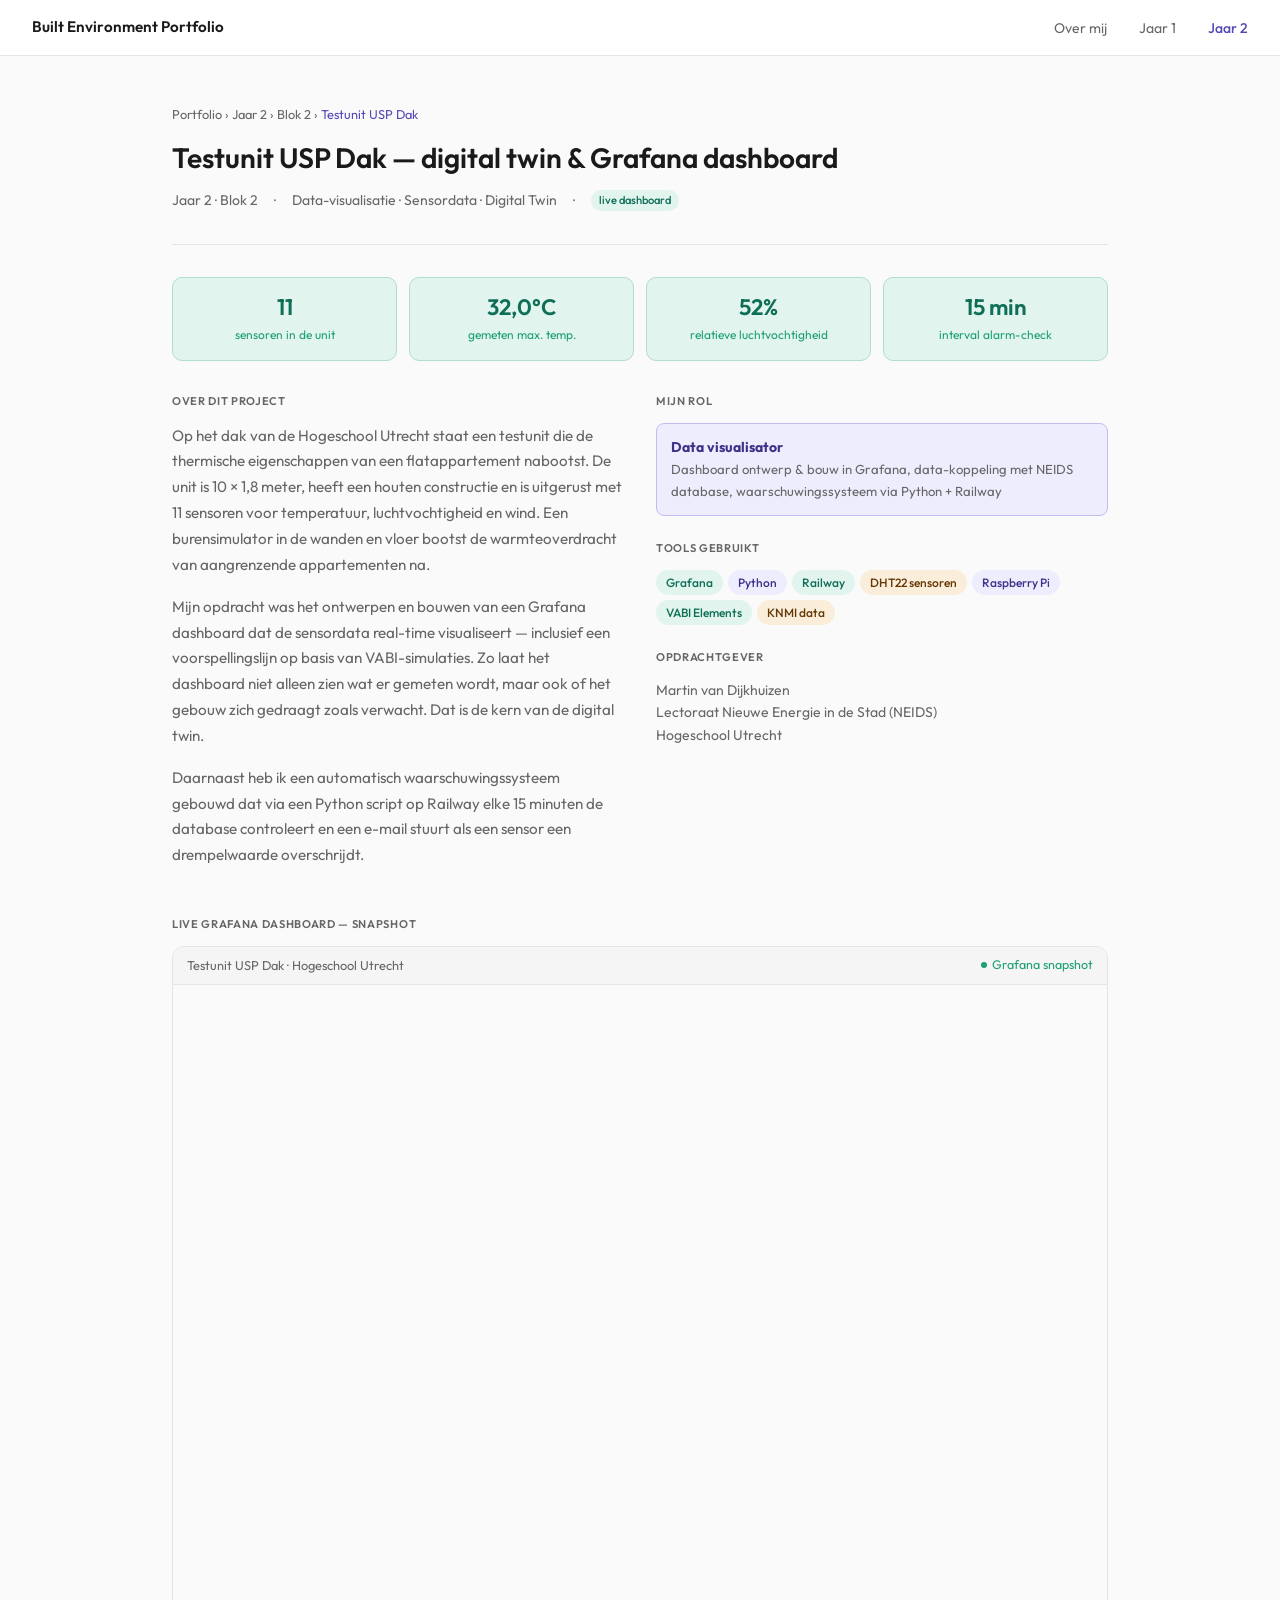
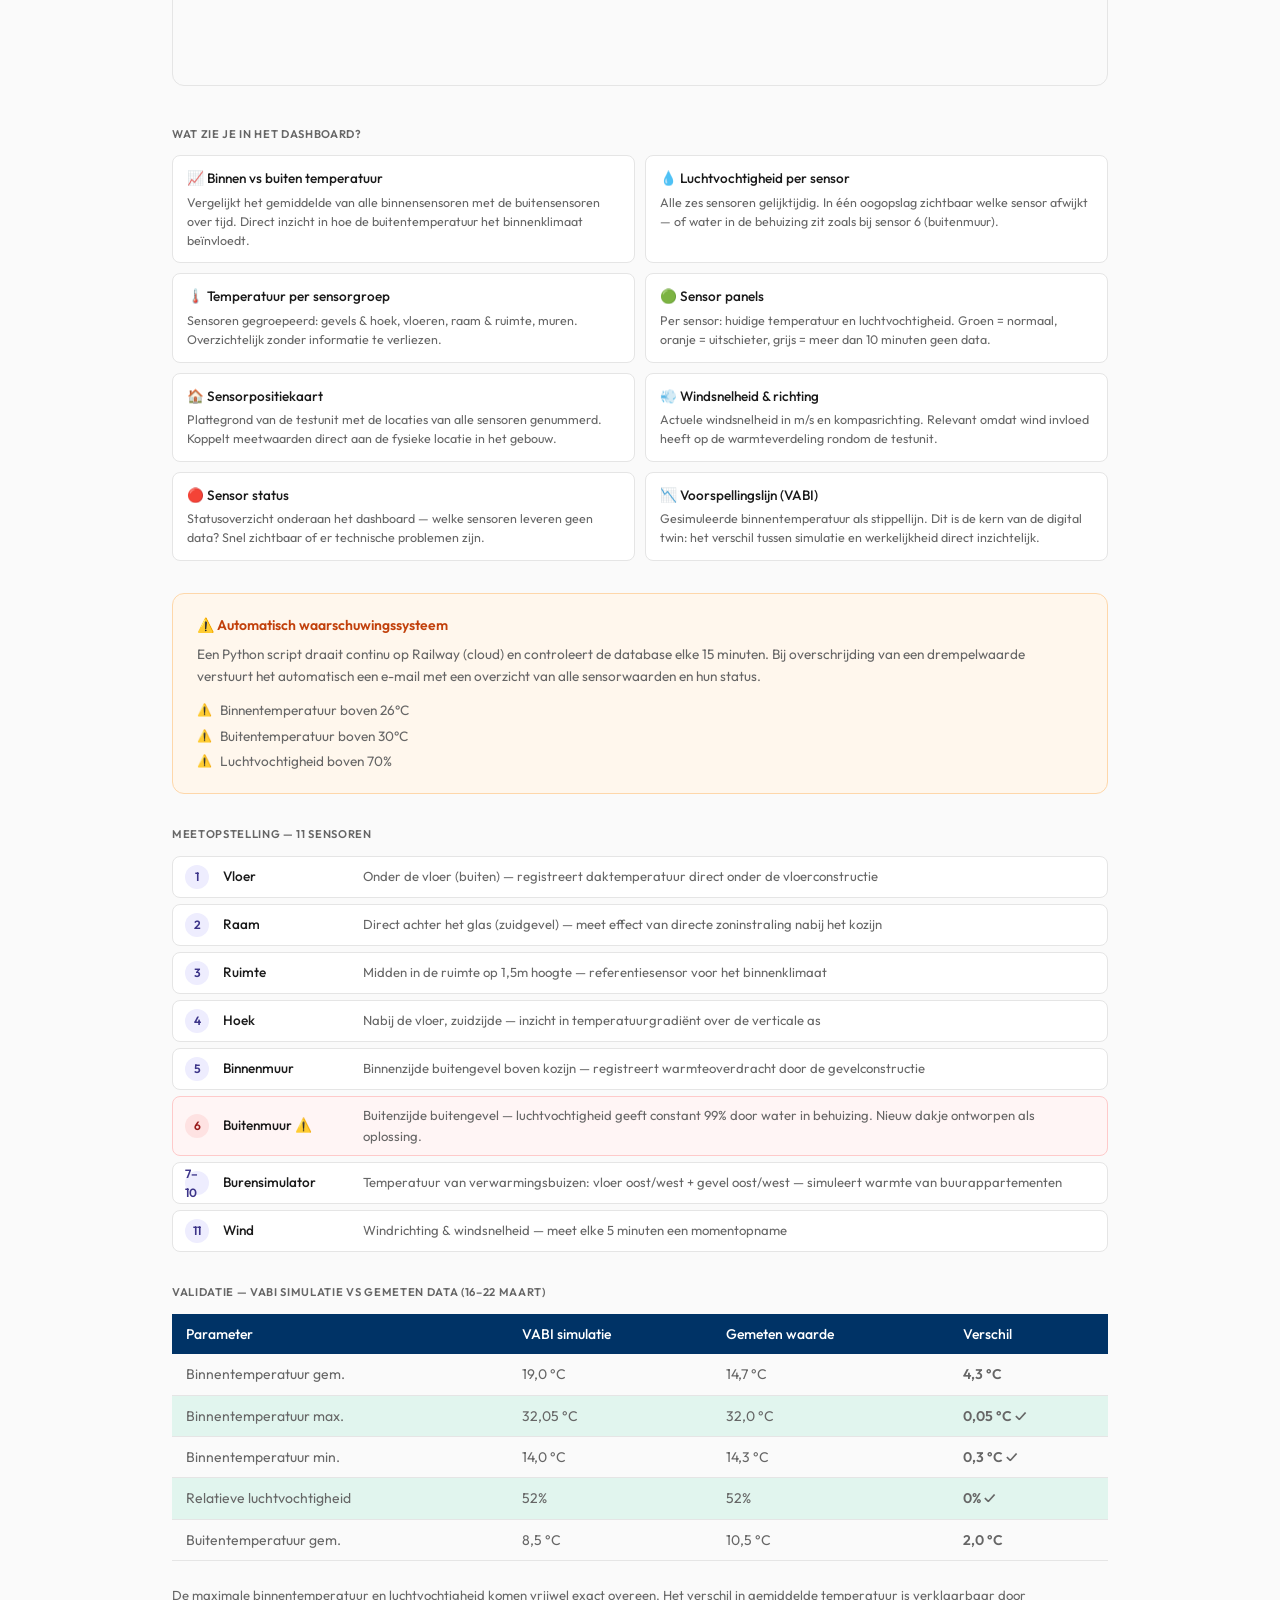
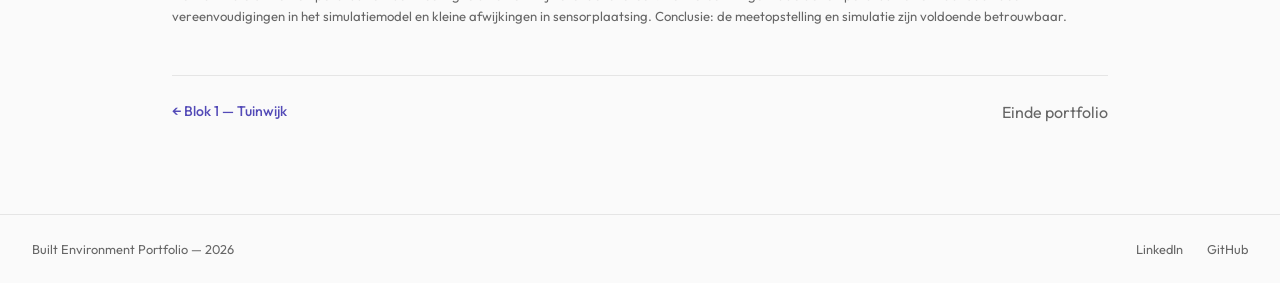
<file: jaar2/testunit.html>
<!DOCTYPE html>
<html lang="nl">
<head>
  <meta charset="UTF-8">
  <meta name="viewport" content="width=device-width, initial-scale=1.0">
  <title>Testunit USP — Built Environment Portfolio</title>
  <link rel="preconnect" href="https://fonts.googleapis.com">
  <link href="https://fonts.googleapis.com/css2?family=Outfit:wght@400;500;600&display=swap" rel="stylesheet">
  <link rel="stylesheet" href="../style.css">
  <style>
    .proj-hero { padding: 3rem 0 2rem; border-bottom: 1px solid var(--rand); margin-bottom: 2rem; }
    .proj-titel { font-size: 1.75rem; font-weight: 600; margin-bottom: 0.5rem; }
    .proj-meta  { display: flex; gap: 1rem; align-items: center; flex-wrap: wrap; font-size: 0.875rem; color: var(--tekst-zacht); }
    .sectie-h   { font-size: 0.7rem; font-weight: 600; text-transform: uppercase; letter-spacing: 0.06em; color: var(--tekst-zacht); margin-bottom: 0.75rem; margin-top: 1.5rem; }
    .sectie-h:first-child { margin-top: 0; }
    .beschrijving { font-size: 0.95rem; color: var(--tekst-zacht); line-height: 1.7; margin-bottom: 1rem; }
    .pills { display: flex; flex-wrap: wrap; gap: 5px; margin-bottom: 1.5rem; }

    /* Dashboard embed */
    .dash-wrap {
      border: 1px solid var(--rand);
      border-radius: var(--radius);
      overflow: hidden;
      margin-bottom: 2.5rem;
    }
    .dash-header {
      background: #f5f5f5;
      padding: 8px 14px;
      border-bottom: 1px solid var(--rand);
      display: flex;
      justify-content: space-between;
      align-items: center;
      font-size: 0.8rem;
      color: var(--tekst-zacht);
    }
    .dash-live {
      display: flex;
      align-items: center;
      gap: 5px;
      color: var(--groen);
      font-size: 0.78rem;
    }
    .dash-live::before {
      content: '';
      width: 6px; height: 6px;
      border-radius: 50%;
      background: var(--groen);
      display: block;
      animation: puls 1.5s infinite;
    }
    @keyframes puls { 0%,100%{opacity:1;} 50%{opacity:0.3;} }

    /* Layout */
    .layout-2 { display: grid; grid-template-columns: 1fr 1fr; gap: 2rem; margin-bottom: 2rem; }

    /* Stats */
    .stats-grid { display: grid; grid-template-columns: repeat(4, 1fr); gap: 12px; margin-bottom: 2rem; }
    .stat-blok { background: var(--groen-licht); border: 1px solid #b0dece; border-radius: 10px; padding: 1rem; text-align: center; }
    .stat-waarde { font-size: 1.4rem; font-weight: 600; color: #0F6E56; line-height: 1.2; }
    .stat-label  { font-size: 0.75rem; color: #1D9E75; margin-top: 4px; }

    /* Sensor lijst */
    .sensor-lijst { list-style: none; display: flex; flex-direction: column; gap: 6px; }
    .sensor-item {
      display: grid;
      grid-template-columns: 28px 130px 1fr;
      align-items: center;
      gap: 10px;
      padding: 8px 12px;
      border: 1px solid var(--rand);
      border-radius: 8px;
      background: var(--wit);
      font-size: 0.85rem;
    }
    .sensor-nr {
      width: 24px; height: 24px;
      border-radius: 50%;
      background: var(--paars-licht);
      color: var(--paars-donker);
      font-size: 0.75rem;
      font-weight: 600;
      display: flex;
      align-items: center;
      justify-content: center;
    }
    .sensor-naam { font-weight: 500; color: var(--tekst); }
    .sensor-omschrijving { color: var(--tekst-zacht); font-size: 0.82rem; }
    .sensor-item.probleem { background: #fff5f5; border-color: #fecaca; }
    .sensor-item.probleem .sensor-nr { background: #fee2e2; color: #991b1b; }

    /* Validatie tabel */
    .validatie-tabel {
      width: 100%;
      border-collapse: collapse;
      font-size: 0.875rem;
      margin-bottom: 1.5rem;
    }
    .validatie-tabel th {
      background: #003366;
      color: white;
      padding: 9px 14px;
      text-align: left;
      font-weight: 500;
    }
    .validatie-tabel td {
      padding: 9px 14px;
      border-bottom: 1px solid var(--rand);
      color: var(--tekst-zacht);
    }
    .validatie-tabel tr:nth-child(even) td { background: var(--groen-licht); }
    .goed  { color: #0F6E56; font-weight: 600; }
    .matig { color: #BA7517; font-weight: 600; }

    /* Dashboard onderdelen */
    .dash-onderdelen { display: grid; grid-template-columns: 1fr 1fr; gap: 10px; margin-bottom: 2rem; }
    .dash-onderdeel {
      padding: 12px 14px;
      border: 1px solid var(--rand);
      border-radius: 8px;
      background: var(--wit);
    }
    .dash-onderdeel-titel { font-size: 0.85rem; font-weight: 500; color: var(--tekst); margin-bottom: 4px; }
    .dash-onderdeel-sub   { font-size: 0.78rem; color: var(--tekst-zacht); line-height: 1.5; }

    /* Alarm blok */
    .alarm-blok {
      background: #fff7ed;
      border: 1px solid #fed7aa;
      border-radius: var(--radius);
      padding: 1.25rem 1.5rem;
      margin-bottom: 2rem;
    }
    .alarm-titel { font-size: 0.875rem; font-weight: 600; color: #c2410c; margin-bottom: 0.5rem; }
    .alarm-lijst { list-style: none; display: flex; flex-direction: column; gap: 4px; }
    .alarm-lijst li { font-size: 0.85rem; color: var(--tekst-zacht); display: flex; gap: 8px; }
    .alarm-lijst li::before { content: '⚠️'; font-size: 0.75rem; }
  </style>
</head>
<body>

  <nav class="nav">
    <a href="../index.html" class="nav-logo">Built Environment Portfolio</a>
    <ul class="nav-links">
      <li><a href="../index.html">Over mij</a></li>
      <li><a href="../jaar1/index.html">Jaar 1</a></li>
      <li><a href="index.html" class="active">Jaar 2</a></li>
    </ul>
  </nav>

  <main>
    <div class="container">

      <div class="proj-hero fade-1">
        <div class="breadcrumb">
          <a href="../index.html">Portfolio</a> ›
          <a href="index.html">Jaar 2</a> › Blok 2 › <span>Testunit USP Dak</span>
        </div>
        <h1 class="proj-titel">Testunit USP Dak — digital twin &amp; Grafana dashboard</h1>
        <div class="proj-meta">
          <span>Jaar 2 · Blok 2</span><span>·</span>
          <span>Data-visualisatie · Sensordata · Digital Twin</span><span>·</span>
          <span class="badge badge-inter">live dashboard</span>
        </div>
      </div>

      <!-- STATS -->
      <div class="stats-grid fade-2">
        <div class="stat-blok">
          <div class="stat-waarde">11</div>
          <div class="stat-label">sensoren in de unit</div>
        </div>
        <div class="stat-blok">
          <div class="stat-waarde">32,0°C</div>
          <div class="stat-label">gemeten max. temp.</div>
        </div>
        <div class="stat-blok">
          <div class="stat-waarde">52%</div>
          <div class="stat-label">relatieve luchtvochtigheid</div>
        </div>
        <div class="stat-blok">
          <div class="stat-waarde">15 min</div>
          <div class="stat-label">interval alarm-check</div>
        </div>
      </div>

      <!-- BESCHRIJVING + TOOLS -->
      <div class="layout-2 fade-2">
        <div>
          <div class="sectie-h">Over dit project</div>
          <p class="beschrijving">
            Op het dak van de Hogeschool Utrecht staat een testunit die de thermische eigenschappen
            van een flatappartement nabootst. De unit is 10 × 1,8 meter, heeft een houten constructie
            en is uitgerust met 11 sensoren voor temperatuur, luchtvochtigheid en wind.
            Een burensimulator in de wanden en vloer bootst de warmteoverdracht van
            aangrenzende appartementen na.
          </p>
          <p class="beschrijving">
            Mijn opdracht was het ontwerpen en bouwen van een Grafana dashboard dat de sensordata
            real-time visualiseert — inclusief een voorspellingslijn op basis van VABI-simulaties.
            Zo laat het dashboard niet alleen zien wat er gemeten wordt, maar ook of het gebouw
            zich gedraagt zoals verwacht. Dat is de kern van de digital twin.
          </p>
          <p class="beschrijving">
            Daarnaast heb ik een automatisch waarschuwingssysteem gebouwd dat via een Python
            script op Railway elke 15 minuten de database controleert en een e-mail stuurt
            als een sensor een drempelwaarde overschrijdt.
          </p>
        </div>
        <div>
          <div class="sectie-h">Mijn rol</div>
          <div style="background:var(--paars-licht); border:1px solid #c0bdf0; border-radius:8px; padding:12px 14px; font-size:0.875rem; color:var(--paars-donker); margin-bottom:1rem;">
            <strong>Data visualisator</strong><br>
            <span style="color:var(--tekst-zacht); font-size:0.82rem;">Dashboard ontwerp &amp; bouw in Grafana, data-koppeling met NEIDS database, waarschuwingssysteem via Python + Railway</span>
          </div>

          <div class="sectie-h">Tools gebruikt</div>
          <div class="pills">
            <span class="pill pill-groen">Grafana</span>
            <span class="pill pill-paars">Python</span>
            <span class="pill pill-groen">Railway</span>
            <span class="pill pill-amber">DHT22 sensoren</span>
            <span class="pill pill-paars">Raspberry Pi</span>
            <span class="pill pill-groen">VABI Elements</span>
            <span class="pill pill-amber">KNMI data</span>
          </div>

          <div class="sectie-h">Opdrachtgever</div>
          <p style="font-size:0.875rem; color:var(--tekst-zacht);">
            Martin van Dijkhuizen<br>
            Lectoraat Nieuwe Energie in de Stad (NEIDS)<br>
            Hogeschool Utrecht
          </p>
        </div>
      </div>

      <!-- GRAFANA DASHBOARD EMBED -->
      <div class="sectie-h fade-3">Live Grafana dashboard — snapshot</div>
      <div class="dash-wrap fade-3">
        <div class="dash-header">
          <span>Testunit USP Dak · Hogeschool Utrecht</span>
          <span class="dash-live">Grafana snapshot</span>
        </div>
        <iframe
          src="https://snapshots.raintank.io/dashboard/snapshot/uI9bA8P9KFwBJ0X2nnzMtpVmNY2LPSKd?orgId=0&from=2026-05-08T00:00:00.000Z&to=2026-05-09T23:59:59.000Z&timezone=browser"
          style="width:100%; height:700px; border:none; display:block;"
          title="Testunit USP Dashboard">
        </iframe>
      </div>

      <!-- DASHBOARD ONDERDELEN -->
      <div class="sectie-h fade-3">Wat zie je in het dashboard?</div>
      <div class="dash-onderdelen fade-3">
        <div class="dash-onderdeel">
          <div class="dash-onderdeel-titel">📈 Binnen vs buiten temperatuur</div>
          <div class="dash-onderdeel-sub">Vergelijkt het gemiddelde van alle binnensensoren met de buitensensoren over tijd. Direct inzicht in hoe de buitentemperatuur het binnenklimaat beïnvloedt.</div>
        </div>
        <div class="dash-onderdeel">
          <div class="dash-onderdeel-titel">💧 Luchtvochtigheid per sensor</div>
          <div class="dash-onderdeel-sub">Alle zes sensoren gelijktijdig. In één oogopslag zichtbaar welke sensor afwijkt — of water in de behuizing zit zoals bij sensor 6 (buitenmuur).</div>
        </div>
        <div class="dash-onderdeel">
          <div class="dash-onderdeel-titel">🌡️ Temperatuur per sensorgroep</div>
          <div class="dash-onderdeel-sub">Sensoren gegroepeerd: gevels &amp; hoek, vloeren, raam &amp; ruimte, muren. Overzichtelijk zonder informatie te verliezen.</div>
        </div>
        <div class="dash-onderdeel">
          <div class="dash-onderdeel-titel">🟢 Sensor panels</div>
          <div class="dash-onderdeel-sub">Per sensor: huidige temperatuur en luchtvochtigheid. Groen = normaal, oranje = uitschieter, grijs = meer dan 10 minuten geen data.</div>
        </div>
        <div class="dash-onderdeel">
          <div class="dash-onderdeel-titel">🏠 Sensorpositiekaart</div>
          <div class="dash-onderdeel-sub">Plattegrond van de testunit met de locaties van alle sensoren genummerd. Koppelt meetwaarden direct aan de fysieke locatie in het gebouw.</div>
        </div>
        <div class="dash-onderdeel">
          <div class="dash-onderdeel-titel">💨 Windsnelheid &amp; richting</div>
          <div class="dash-onderdeel-sub">Actuele windsnelheid in m/s en kompasrichting. Relevant omdat wind invloed heeft op de warmteverdeling rondom de testunit.</div>
        </div>
        <div class="dash-onderdeel">
          <div class="dash-onderdeel-titel">🔴 Sensor status</div>
          <div class="dash-onderdeel-sub">Statusoverzicht onderaan het dashboard — welke sensoren leveren geen data? Snel zichtbaar of er technische problemen zijn.</div>
        </div>
        <div class="dash-onderdeel">
          <div class="dash-onderdeel-titel">📉 Voorspellingslijn (VABI)</div>
          <div class="dash-onderdeel-sub">Gesimuleerde binnentemperatuur als stippellijn. Dit is de kern van de digital twin: het verschil tussen simulatie en werkelijkheid direct inzichtelijk.</div>
        </div>
      </div>

      <!-- ALARM SYSTEEM -->
      <div class="alarm-blok fade-3">
        <div class="alarm-titel">⚠️ Automatisch waarschuwingssysteem</div>
        <p style="font-size:0.85rem; color:var(--tekst-zacht); margin-bottom:0.75rem;">
          Een Python script draait continu op Railway (cloud) en controleert de database elke 15 minuten.
          Bij overschrijding van een drempelwaarde verstuurt het automatisch een e-mail met
          een overzicht van alle sensorwaarden en hun status.
        </p>
        <ul class="alarm-lijst">
          <li>Binnentemperatuur boven 26°C</li>
          <li>Buitentemperatuur boven 30°C</li>
          <li>Luchtvochtigheid boven 70%</li>
        </ul>
      </div>

      <!-- SENSOREN -->
      <div class="sectie-h fade-3">Meetopstelling — 11 sensoren</div>
      <ul class="sensor-lijst fade-3" style="margin-bottom:2rem;">
        <li class="sensor-item">
          <div class="sensor-nr">1</div>
          <span class="sensor-naam">Vloer</span>
          <span class="sensor-omschrijving">Onder de vloer (buiten) — registreert daktemperatuur direct onder de vloerconstructie</span>
        </li>
        <li class="sensor-item">
          <div class="sensor-nr">2</div>
          <span class="sensor-naam">Raam</span>
          <span class="sensor-omschrijving">Direct achter het glas (zuidgevel) — meet effect van directe zoninstraling nabij het kozijn</span>
        </li>
        <li class="sensor-item">
          <div class="sensor-nr">3</div>
          <span class="sensor-naam">Ruimte</span>
          <span class="sensor-omschrijving">Midden in de ruimte op 1,5m hoogte — referentiesensor voor het binnenklimaat</span>
        </li>
        <li class="sensor-item">
          <div class="sensor-nr">4</div>
          <span class="sensor-naam">Hoek</span>
          <span class="sensor-omschrijving">Nabij de vloer, zuidzijde — inzicht in temperatuurgradiënt over de verticale as</span>
        </li>
        <li class="sensor-item">
          <div class="sensor-nr">5</div>
          <span class="sensor-naam">Binnenmuur</span>
          <span class="sensor-omschrijving">Binnenzijde buitengevel boven kozijn — registreert warmteoverdracht door de gevelconstructie</span>
        </li>
        <li class="sensor-item probleem">
          <div class="sensor-nr">6</div>
          <span class="sensor-naam">Buitenmuur ⚠️</span>
          <span class="sensor-omschrijving">Buitenzijde buitengevel — luchtvochtigheid geeft constant 99% door water in behuizing. Nieuw dakje ontworpen als oplossing.</span>
        </li>
        <li class="sensor-item">
          <div class="sensor-nr">7–10</div>
          <span class="sensor-naam">Burensimulator</span>
          <span class="sensor-omschrijving">Temperatuur van verwarmingsbuizen: vloer oost/west + gevel oost/west — simuleert warmte van buurappartementen</span>
        </li>
        <li class="sensor-item">
          <div class="sensor-nr">11</div>
          <span class="sensor-naam">Wind</span>
          <span class="sensor-omschrijving">Windrichting &amp; windsnelheid — meet elke 5 minuten een momentopname</span>
        </li>
      </ul>

      <!-- VALIDATIE -->
      <div class="sectie-h fade-3">Validatie — VABI simulatie vs gemeten data (16–22 maart)</div>
      <table class="validatie-tabel fade-3">
        <thead>
          <tr>
            <th>Parameter</th>
            <th>VABI simulatie</th>
            <th>Gemeten waarde</th>
            <th>Verschil</th>
          </tr>
        </thead>
        <tbody>
          <tr>
            <td>Binnentemperatuur gem.</td>
            <td>19,0 °C</td>
            <td>14,7 °C</td>
            <td class="matig">4,3 °C</td>
          </tr>
          <tr>
            <td>Binnentemperatuur max.</td>
            <td>32,05 °C</td>
            <td>32,0 °C</td>
            <td class="goed">0,05 °C ✓</td>
          </tr>
          <tr>
            <td>Binnentemperatuur min.</td>
            <td>14,0 °C</td>
            <td>14,3 °C</td>
            <td class="goed">0,3 °C ✓</td>
          </tr>
          <tr>
            <td>Relatieve luchtvochtigheid</td>
            <td>52%</td>
            <td>52%</td>
            <td class="goed">0% ✓</td>
          </tr>
          <tr>
            <td>Buitentemperatuur gem.</td>
            <td>8,5 °C</td>
            <td>10,5 °C</td>
            <td class="matig">2,0 °C</td>
          </tr>
        </tbody>
      </table>
      <p style="font-size:0.82rem; color:var(--tekst-zacht); margin-bottom:2rem;">
        De maximale binnentemperatuur en luchtvochtigheid komen vrijwel exact overeen.
        Het verschil in gemiddelde temperatuur is verklaarbaar door vereenvoudigingen in het simulatiemodel
        en kleine afwijkingen in sensorplaatsing. Conclusie: de meetopstelling en simulatie zijn
        voldoende betrouwbaar.
      </p>

      <div class="proj-nav fade-4">
        <a href="tuinwijk.html">← Blok 1 — Tuinwijk</a>
        <span style="color:var(--tekst-zacht)">Einde portfolio</span>
      </div>

    </div>
  </main>

  <footer>
    <span>Built Environment Portfolio — 2026</span>
    <div style="display:flex; gap:1.5rem;">
      <a href="https://www.linkedin.com/in/abdennour-el-banihiati-257b03215" target="_blank">LinkedIn</a>
      <a href="https://github.com/nouralba7-source" target="_blank">GitHub</a>
    </div>
  </footer>

</body>
</html>
</file>
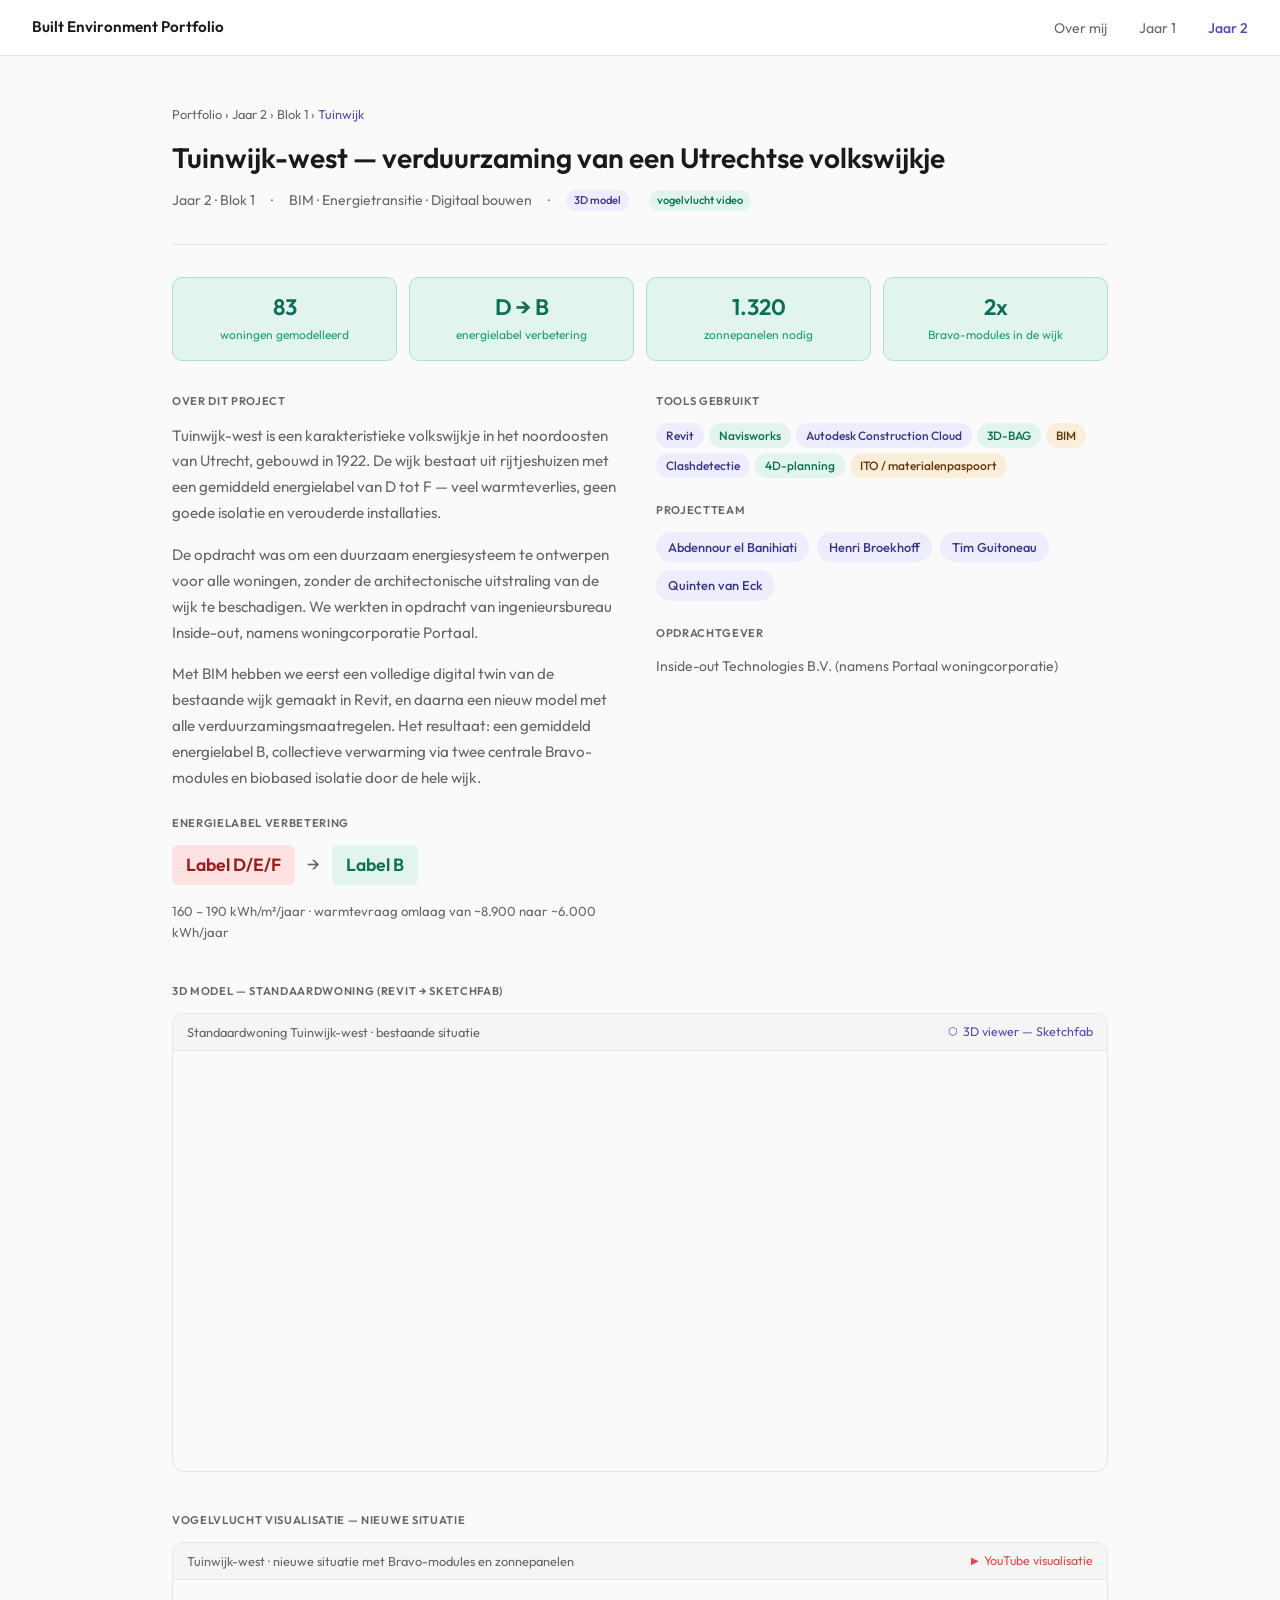
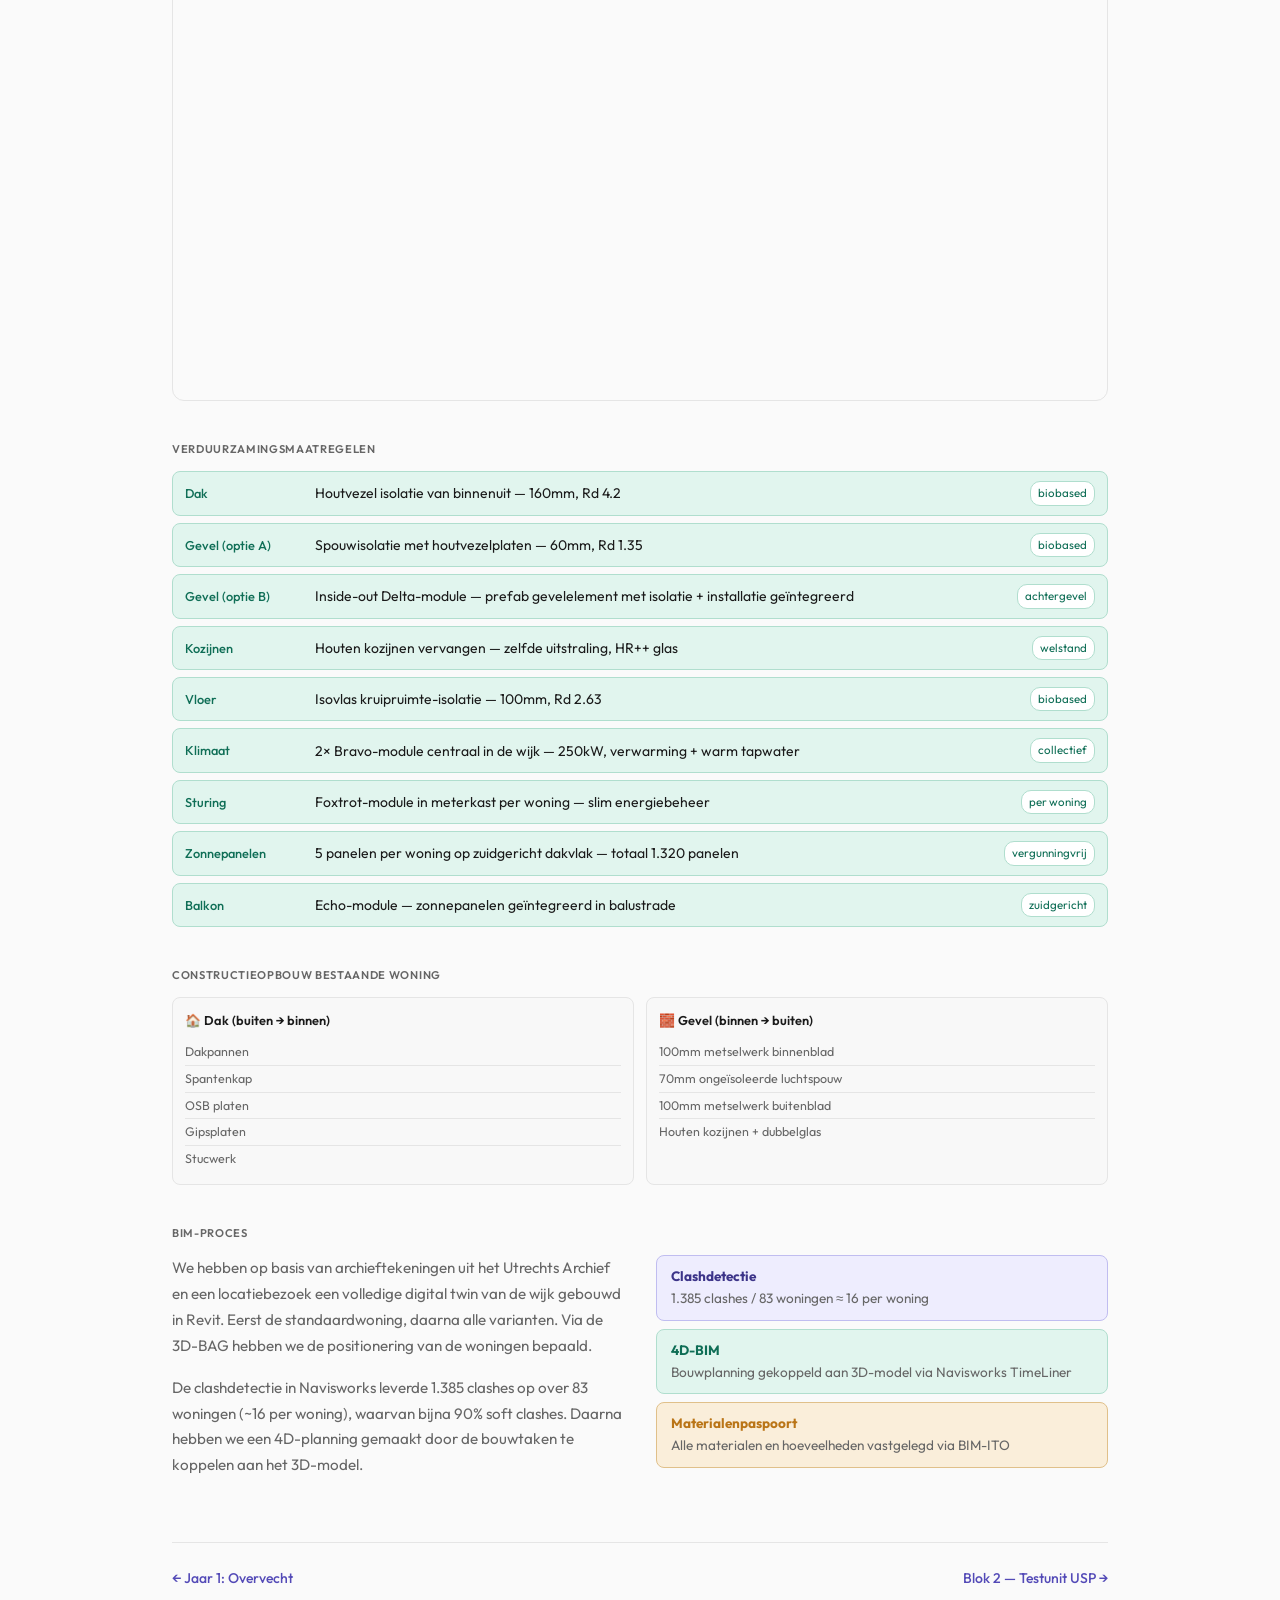
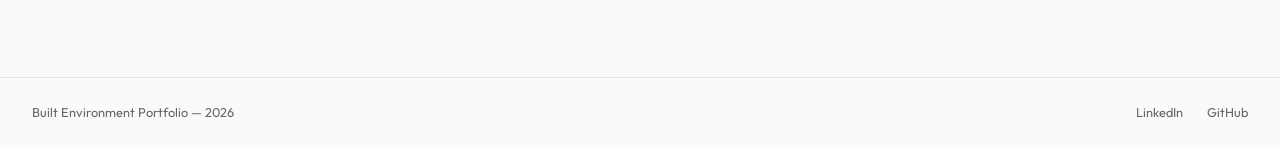
<file: jaar2/tuinwijk.html>
<!DOCTYPE html>
<html lang="nl">
<head>
  <meta charset="UTF-8">
  <meta name="viewport" content="width=device-width, initial-scale=1.0">
  <title>Tuinwijk — Built Environment Portfolio</title>
  <link rel="preconnect" href="https://fonts.googleapis.com">
  <link href="https://fonts.googleapis.com/css2?family=Outfit:wght@400;500;600&display=swap" rel="stylesheet">
  <link rel="stylesheet" href="../style.css">
  <style>
    .proj-hero { padding: 3rem 0 2rem; border-bottom: 1px solid var(--rand); margin-bottom: 2rem; }
    .proj-titel { font-size: 1.75rem; font-weight: 600; margin-bottom: 0.5rem; }
    .proj-meta  { display: flex; gap: 1rem; align-items: center; flex-wrap: wrap; font-size: 0.875rem; color: var(--tekst-zacht); }
    .sectie-h   { font-size: 0.7rem; font-weight: 600; text-transform: uppercase; letter-spacing: 0.06em; color: var(--tekst-zacht); margin-bottom: 0.75rem; margin-top: 1.5rem; }
    .sectie-h:first-child { margin-top: 0; }
    .beschrijving { font-size: 0.95rem; color: var(--tekst-zacht); line-height: 1.7; margin-bottom: 1rem; }
    .pills { display: flex; flex-wrap: wrap; gap: 5px; margin-bottom: 1.5rem; }

    /* Embed wrappers */
    .embed-wrap { border: 1px solid var(--rand); border-radius: var(--radius); overflow: hidden; margin-bottom: 2.5rem; }
    .embed-header { background: #f5f5f5; padding: 8px 14px; border-bottom: 1px solid var(--rand); display: flex; justify-content: space-between; align-items: center; font-size: 0.8rem; color: var(--tekst-zacht); }
    .embed-3d   { display: flex; align-items: center; gap: 5px; color: var(--paars); font-size: 0.78rem; }
    .embed-3d::before { content: '⬡'; font-size: 0.7rem; }
    .embed-yt   { display: flex; align-items: center; gap: 5px; color: #E24B4A; font-size: 0.78rem; }
    .embed-yt::before { content: '▶'; font-size: 0.65rem; }

    /* Layout */
    .layout-2 { display: grid; grid-template-columns: 1fr 1fr; gap: 2rem; margin-bottom: 2.5rem; }
    .layout-3 { display: grid; grid-template-columns: 1fr 1fr; gap: 2rem; margin-bottom: 2.5rem; }

    /* Stats blokken */
    .stats-grid { display: grid; grid-template-columns: repeat(4, 1fr); gap: 12px; margin-bottom: 2rem; }
    .stat-blok { background: var(--groen-licht); border: 1px solid #b0dece; border-radius: 10px; padding: 1rem; text-align: center; }
    .stat-waarde { font-size: 1.4rem; font-weight: 600; color: #0F6E56; line-height: 1.2; }
    .stat-label  { font-size: 0.75rem; color: #1D9E75; margin-top: 4px; }

    /* Energielabel balk */
    .label-balk { display: flex; align-items: center; gap: 12px; margin-bottom: 1rem; }
    .label-oud, .label-nieuw { font-size: 1.1rem; font-weight: 600; padding: 6px 14px; border-radius: 6px; }
    .label-oud  { background: #FEE2E2; color: #991B1B; }
    .label-nieuw { background: var(--groen-licht); color: #0F6E56; }
    .label-pijl { font-size: 1.2rem; color: var(--tekst-zacht); }

    /* Maatregelen lijst */
    .maatregel-lijst { list-style: none; display: flex; flex-direction: column; gap: 7px; }
    .maatregel-item {
      display: grid;
      grid-template-columns: 120px 1fr auto;
      align-items: center;
      gap: 10px;
      padding: 9px 12px;
      background: var(--groen-licht);
      border: 1px solid #b0dece;
      border-radius: 8px;
      font-size: 0.875rem;
    }
    .maatregel-deel { font-weight: 500; color: #0F6E56; font-size: 0.8rem; }
    .maatregel-naam { color: var(--tekst); }
    .maatregel-tag  { font-size: 0.72rem; padding: 2px 7px; border-radius: 10px; background: white; color: #0F6E56; border: 1px solid #b0dece; white-space: nowrap; }

    /* Opbouw woning */
    .opbouw-grid { display: grid; grid-template-columns: 1fr 1fr; gap: 12px; }
    .opbouw-blok { background: #f8f8f8; border: 1px solid var(--rand); border-radius: 8px; padding: 12px; }
    .opbouw-titel { font-size: 0.8rem; font-weight: 600; color: var(--tekst); margin-bottom: 8px; }
    .opbouw-laag { font-size: 0.78rem; color: var(--tekst-zacht); padding: 3px 0; border-bottom: 1px solid var(--rand); }
    .opbouw-laag:last-child { border-bottom: none; }

    /* Team */
    .team-grid { display: flex; gap: 8px; flex-wrap: wrap; }
    .team-lid { background: var(--paars-licht); color: var(--paars-donker); padding: 5px 12px; border-radius: 20px; font-size: 0.8rem; font-weight: 500; }
  </style>
</head>
<body>

  <nav class="nav">
    <a href="../index.html" class="nav-logo">Built Environment Portfolio</a>
    <ul class="nav-links">
      <li><a href="../index.html">Over mij</a></li>
      <li><a href="../jaar1/index.html">Jaar 1</a></li>
      <li><a href="index.html" class="active">Jaar 2</a></li>
    </ul>
  </nav>

  <main>
    <div class="container">

      <!-- HERO -->
      <div class="proj-hero fade-1">
        <div class="breadcrumb">
          <a href="../index.html">Portfolio</a> ›
          <a href="index.html">Jaar 2</a> › Blok 1 › <span>Tuinwijk</span>
        </div>
        <h1 class="proj-titel">Tuinwijk-west — verduurzaming van een Utrechtse volkswijkje</h1>
        <div class="proj-meta">
          <span>Jaar 2 · Blok 1</span><span>·</span>
          <span>BIM · Energietransitie · Digitaal bouwen</span><span>·</span>
          <span class="badge badge-3d">3D model</span>
          <span class="badge badge-inter" style="margin-left:4px;">vogelvlucht video</span>
        </div>
      </div>

      <!-- STATS -->
      <div class="stats-grid fade-2">
        <div class="stat-blok">
          <div class="stat-waarde">83</div>
          <div class="stat-label">woningen gemodelleerd</div>
        </div>
        <div class="stat-blok">
          <div class="stat-waarde">D → B</div>
          <div class="stat-label">energielabel verbetering</div>
        </div>
        <div class="stat-blok">
          <div class="stat-waarde">1.320</div>
          <div class="stat-label">zonnepanelen nodig</div>
        </div>
        <div class="stat-blok">
          <div class="stat-waarde">2x</div>
          <div class="stat-label">Bravo-modules in de wijk</div>
        </div>
      </div>

      <!-- BESCHRIJVING -->
      <div class="layout-2 fade-2">
        <div>
          <div class="sectie-h">Over dit project</div>
          <p class="beschrijving">
            Tuinwijk-west is een karakteristieke volkswijkje in het noordoosten van Utrecht,
            gebouwd in 1922. De wijk bestaat uit rijtjeshuizen met een gemiddeld energielabel
            van D tot F — veel warmteverlies, geen goede isolatie en verouderde installaties.
          </p>
          <p class="beschrijving">
            De opdracht was om een duurzaam energiesysteem te ontwerpen voor alle woningen,
            zonder de architectonische uitstraling van de wijk te beschadigen. We werkten in
            opdracht van ingenieursbureau Inside-out, namens woningcorporatie Portaal.
          </p>
          <p class="beschrijving">
            Met BIM hebben we eerst een volledige digital twin van de bestaande wijk gemaakt
            in Revit, en daarna een nieuw model met alle verduurzamingsmaatregelen. Het resultaat:
            een gemiddeld energielabel B, collectieve verwarming via twee centrale Bravo-modules
            en biobased isolatie door de hele wijk.
          </p>

          <div class="sectie-h">Energielabel verbetering</div>
          <div class="label-balk">
            <div class="label-oud">Label D/E/F</div>
            <div class="label-pijl">→</div>
            <div class="label-nieuw">Label B</div>
          </div>
          <p style="font-size:0.82rem; color:var(--tekst-zacht);">
            160 – 190 kWh/m²/jaar · warmtevraag omlaag van ~8.900 naar ~6.000 kWh/jaar
          </p>
        </div>

        <div>
          <div class="sectie-h">Tools gebruikt</div>
          <div class="pills">
            <span class="pill pill-paars">Revit</span>
            <span class="pill pill-groen">Navisworks</span>
            <span class="pill pill-paars">Autodesk Construction Cloud</span>
            <span class="pill pill-groen">3D-BAG</span>
            <span class="pill pill-amber">BIM</span>
            <span class="pill pill-paars">Clashdetectie</span>
            <span class="pill pill-groen">4D-planning</span>
            <span class="pill pill-amber">ITO / materialenpaspoort</span>
          </div>

          <div class="sectie-h">Projectteam</div>
          <div class="team-grid">
            <div class="team-lid">Abdennour el Banihiati</div>
            <div class="team-lid">Henri Broekhoff</div>
            <div class="team-lid">Tim Guitoneau</div>
            <div class="team-lid">Quinten van Eck</div>
          </div>

          <div class="sectie-h">Opdrachtgever</div>
          <p style="font-size:0.875rem; color:var(--tekst-zacht);">
            Inside-out Technologies B.V. (namens Portaal woningcorporatie)
          </p>
        </div>
      </div>

      <!-- 3D MODEL WONING -->
      <div class="sectie-h fade-3">3D model — standaardwoning (Revit → Sketchfab)</div>
      <div class="embed-wrap fade-3">
        <div class="embed-header">
          <span>Standaardwoning Tuinwijk-west · bestaande situatie</span>
          <span class="embed-3d">3D viewer — Sketchfab</span>
        </div>
        <!--
          Ga naar: https://skfb.ly/pJOBO op Sketchfab
          Klik op "Embed" → kopieer de iframe src URL (begint met https://sketchfab.com/models/...)
          Vervang onderstaande placeholder door:
            <iframe
              title="Tuinwijk-west standaardwoning"
              frameborder="0" allowfullscreen mozallowfullscreen="true" webkitallowfullscreen="true"
              allow="autoplay; fullscreen; xr-spatial-tracking"
              style="width:100%; height:420px; border:none; display:block;"
              src="https://sketchfab.com/models/JOUW-MODEL-ID/embed">
            </iframe>
        -->
        <iframe
          title="Tuinwijk-west standaardwoning"
          frameborder="0"
          allowfullscreen
          mozallowfullscreen="true"
          webkitallowfullscreen="true"
          allow="autoplay; fullscreen; xr-spatial-tracking"
          style="width:100%; height:420px; border:none; display:block;"
          src="https://sketchfab.com/models/2d89e2632a064fecac9103b948fb5b34/embed">
        </iframe>
      </div>

      <!-- VOGELVLUCHT VIDEO -->
      <div class="sectie-h fade-3">Vogelvlucht visualisatie — nieuwe situatie</div>
      <div class="embed-wrap fade-3">
        <div class="embed-header">
          <span>Tuinwijk-west · nieuwe situatie met Bravo-modules en zonnepanelen</span>
          <span class="embed-yt">YouTube visualisatie</span>
        </div>
        <iframe
          src="https://www.youtube.com/embed/E3UUO11Lfcc"
          style="width:100%; height:420px; border:none; display:block;"
          allow="accelerometer; autoplay; clipboard-write; encrypted-media; gyroscope; picture-in-picture"
          allowfullscreen
          title="Vogelvlucht Tuinwijk-west nieuwe situatie">
        </iframe>
      </div>

      <!-- MAATREGELEN -->
      <div class="sectie-h fade-3">Verduurzamingsmaatregelen</div>
      <ul class="maatregel-lijst fade-3" style="margin-bottom:2.5rem;">
        <li class="maatregel-item">
          <span class="maatregel-deel">Dak</span>
          <span class="maatregel-naam">Houtvezel isolatie van binnenuit — 160mm, Rd 4.2</span>
          <span class="maatregel-tag">biobased</span>
        </li>
        <li class="maatregel-item">
          <span class="maatregel-deel">Gevel (optie A)</span>
          <span class="maatregel-naam">Spouwisolatie met houtvezelplaten — 60mm, Rd 1.35</span>
          <span class="maatregel-tag">biobased</span>
        </li>
        <li class="maatregel-item">
          <span class="maatregel-deel">Gevel (optie B)</span>
          <span class="maatregel-naam">Inside-out Delta-module — prefab gevelelement met isolatie + installatie geïntegreerd</span>
          <span class="maatregel-tag">achtergevel</span>
        </li>
        <li class="maatregel-item">
          <span class="maatregel-deel">Kozijnen</span>
          <span class="maatregel-naam">Houten kozijnen vervangen — zelfde uitstraling, HR++ glas</span>
          <span class="maatregel-tag">welstand</span>
        </li>
        <li class="maatregel-item">
          <span class="maatregel-deel">Vloer</span>
          <span class="maatregel-naam">Isovlas kruipruimte-isolatie — 100mm, Rd 2.63</span>
          <span class="maatregel-tag">biobased</span>
        </li>
        <li class="maatregel-item">
          <span class="maatregel-deel">Klimaat</span>
          <span class="maatregel-naam">2× Bravo-module centraal in de wijk — 250kW, verwarming + warm tapwater</span>
          <span class="maatregel-tag">collectief</span>
        </li>
        <li class="maatregel-item">
          <span class="maatregel-deel">Sturing</span>
          <span class="maatregel-naam">Foxtrot-module in meterkast per woning — slim energiebeheer</span>
          <span class="maatregel-tag">per woning</span>
        </li>
        <li class="maatregel-item">
          <span class="maatregel-deel">Zonnepanelen</span>
          <span class="maatregel-naam">5 panelen per woning op zuidgericht dakvlak — totaal 1.320 panelen</span>
          <span class="maatregel-tag">vergunningvrij</span>
        </li>
        <li class="maatregel-item">
          <span class="maatregel-deel">Balkon</span>
          <span class="maatregel-naam">Echo-module — zonnepanelen geïntegreerd in balustrade</span>
          <span class="maatregel-tag">zuidgericht</span>
        </li>
      </ul>

      <!-- CONSTRUCTIE OPBOUW -->
      <div class="sectie-h fade-3">Constructieopbouw bestaande woning</div>
      <div class="opbouw-grid fade-3" style="margin-bottom:2.5rem;">
        <div class="opbouw-blok">
          <div class="opbouw-titel">🏠 Dak (buiten → binnen)</div>
          <div class="opbouw-laag">Dakpannen</div>
          <div class="opbouw-laag">Spantenkap</div>
          <div class="opbouw-laag">OSB platen</div>
          <div class="opbouw-laag">Gipsplaten</div>
          <div class="opbouw-laag">Stucwerk</div>
        </div>
        <div class="opbouw-blok">
          <div class="opbouw-titel">🧱 Gevel (binnen → buiten)</div>
          <div class="opbouw-laag">100mm metselwerk binnenblad</div>
          <div class="opbouw-laag">70mm ongeïsoleerde luchtspouw</div>
          <div class="opbouw-laag">100mm metselwerk buitenblad</div>
          <div class="opbouw-laag">Houten kozijnen + dubbelglas</div>
        </div>
      </div>

      <!-- BIM PROCES -->
      <div class="sectie-h fade-3">BIM-proces</div>
      <div class="layout-2 fade-3" style="margin-bottom:2.5rem;">
        <div>
          <p class="beschrijving">
            We hebben op basis van archieftekeningen uit het Utrechts Archief en een locatiebezoek
            een volledige digital twin van de wijk gebouwd in Revit. Eerst de standaardwoning,
            daarna alle varianten. Via de 3D-BAG hebben we de positionering van de woningen bepaald.
          </p>
          <p class="beschrijving">
            De clashdetectie in Navisworks leverde 1.385 clashes op over 83 woningen
            (~16 per woning), waarvan bijna 90% soft clashes. Daarna hebben we een 4D-planning
            gemaakt door de bouwtaken te koppelen aan het 3D-model.
          </p>
        </div>
        <div style="display:flex; flex-direction:column; gap:8px;">
          <div style="background:var(--paars-licht); border:1px solid #c0bdf0; border-radius:8px; padding:10px 14px; font-size:0.85rem;">
            <strong style="color:var(--paars-donker);">Clashdetectie</strong><br>
            <span style="color:var(--tekst-zacht);">1.385 clashes / 83 woningen ≈ 16 per woning</span>
          </div>
          <div style="background:var(--groen-licht); border:1px solid #b0dece; border-radius:8px; padding:10px 14px; font-size:0.85rem;">
            <strong style="color:#0F6E56;">4D-BIM</strong><br>
            <span style="color:var(--tekst-zacht);">Bouwplanning gekoppeld aan 3D-model via Navisworks TimeLiner</span>
          </div>
          <div style="background:var(--amber-licht); border:1px solid #e0c08a; border-radius:8px; padding:10px 14px; font-size:0.85rem;">
            <strong style="color:var(--amber);">Materialenpaspoort</strong><br>
            <span style="color:var(--tekst-zacht);">Alle materialen en hoeveelheden vastgelegd via BIM-ITO</span>
          </div>
        </div>
      </div>

      <div class="proj-nav fade-4">
        <a href="../jaar1/overvecht.html">← Jaar 1: Overvecht</a>
        <a href="testunit.html">Blok 2 — Testunit USP →</a>
      </div>

    </div>
  </main>

  <footer>
    <span>Built Environment Portfolio — 2026</span>
    <div style="display:flex; gap:1.5rem;">
      <a href="https://www.linkedin.com/in/abdennour-el-banihiati-257b03215" target="_blank">LinkedIn</a>
      <a href="https://github.com/nouralba7-source" target="_blank">GitHub</a>
    </div>
  </footer>

</body>
</html>
</file>
<file: style.css>
/* ============================================
   STYLE.CSS — gedeelde stijl voor alle pagina's
   ============================================

   Dit bestand wordt ingeladen door ELKE pagina.
   Verander je hier iets, verandert het overal.
   Handig! Je hoeft kleur of lettertype maar op
   één plek aan te passen.
*/

/* --- VARIABELEN ---
   Dit zijn je "instellingen". Wil je een andere
   kleur? Verander het hier, en het past overal.
*/
:root {
  --paars:        #534AB7;
  --paars-licht:  #EEEDFE;
  --paars-donker: #3C3489;
  --groen:        #1D9E75;
  --groen-licht:  #E1F5EE;
  --amber:        #BA7517;
  --amber-licht:  #FAEEDA;
  --tekst:        #1a1a1a;
  --tekst-zacht:  #666;
  --rand:         #e5e5e5;
  --achtergrond:  #fafafa;
  --wit:          #ffffff;
  --radius:       12px;
  --schaduw:      0 2px 12px rgba(0,0,0,0.07);
}

/* --- RESET ---
   Browsers hebben elk hun eigen standaard stijlen.
   Dit zet alles op nul zodat het overal hetzelfde
   eruitziet.
*/
*, *::before, *::after {
  box-sizing: border-box;
  margin: 0;
  padding: 0;
}

/* --- BASIS ---
   De standaard stijl voor de hele pagina.
   'Outfit' is het lettertype — geladen via Google Fonts.
*/
body {
  font-family: 'Outfit', sans-serif;
  background: var(--achtergrond);
  color: var(--tekst);
  line-height: 1.6;
  font-size: 16px;
}

/* --- NAVIGATIEBALK ---
   De balk bovenaan die op elke pagina hetzelfde is.
   'position: sticky' zorgt dat hij meescrolt en
   bovenaan blijft plakken.
*/
.nav {
  position: sticky;
  top: 0;
  z-index: 100;
  background: rgba(255,255,255,0.92);
  backdrop-filter: blur(8px);
  border-bottom: 1px solid var(--rand);
  padding: 0 2rem;
  height: 56px;
  display: flex;
  align-items: center;
  justify-content: space-between;
}

.nav-logo {
  font-weight: 600;
  font-size: 0.95rem;
  color: var(--tekst);
  text-decoration: none;
}

.nav-links {
  display: flex;
  gap: 2rem;
  list-style: none;
}

.nav-links a {
  font-size: 0.875rem;
  color: var(--tekst-zacht);
  text-decoration: none;
  transition: color 0.2s;
}

/* ':hover' = wat er gebeurt als je muist eroverheen gaat */
.nav-links a:hover {
  color: var(--paars);
}

/* '.active' = de huidige pagina in het menu */
.nav-links a.active {
  color: var(--paars);
  font-weight: 500;
}

/* --- CONTAINER ---
   Zorgt dat de inhoud niet te breed wordt op grote
   schermen. 'margin: 0 auto' centreert het.
*/
.container {
  max-width: 1000px;
  margin: 0 auto;
  padding: 0 2rem;
}

/* --- PILLS / TAGS ---
   De gekleurde labels zoals "Python" en "GIS".
   De kleur-varianten staan hieronder.
*/
.pill {
  display: inline-block;
  font-size: 0.75rem;
  padding: 3px 10px;
  border-radius: 20px;
  font-weight: 500;
}

.pill-paars { background: var(--paars-licht); color: var(--paars-donker); }
.pill-groen  { background: var(--groen-licht); color: #0F6E56; }
.pill-amber  { background: var(--amber-licht); color: #633806; }
.pill-inter  { background: var(--groen-licht); color: #0F6E56; }

/* --- BADGE (interactief / 3D) ---
   Klein labeltje op een projectkaart.
*/
.badge {
  font-size: 0.7rem;
  padding: 2px 8px;
  border-radius: 10px;
  font-weight: 500;
}
.badge-inter { background: var(--groen-licht); color: #0F6E56; }
.badge-3d    { background: var(--paars-licht); color: var(--paars-donker); }

/* --- KAART (card) ---
   Een wit vlak met schaduw en afgeronde hoeken.
   Wordt gebruikt voor project-blokken.
*/
.card {
  background: var(--wit);
  border: 1px solid var(--rand);
  border-radius: var(--radius);
  overflow: hidden;
  transition: transform 0.2s, box-shadow 0.2s;
}

.card:hover {
  transform: translateY(-2px);
  box-shadow: var(--schaduw);
}

/* --- BREADCRUMB ---
   De kleine navigatie bovenaan een projectpagina:
   "Jaar 1 › Blok 1 › Demkaterrein"
*/
.breadcrumb {
  font-size: 0.8rem;
  color: var(--tekst-zacht);
  margin-bottom: 0.75rem;
}

.breadcrumb a {
  color: var(--tekst-zacht);
  text-decoration: none;
}

.breadcrumb a:hover { color: var(--paars); }
.breadcrumb span    { color: var(--paars); }

/* --- PROJECT NAVIGATIE ---
   De "← vorige / volgende →" onderaan een projectpagina.
*/
.proj-nav {
  display: flex;
  justify-content: space-between;
  padding: 1.5rem 0;
  border-top: 1px solid var(--rand);
  margin-top: 3rem;
}

.proj-nav a {
  font-size: 0.875rem;
  color: var(--paars);
  text-decoration: none;
  font-weight: 500;
}

.proj-nav a:hover { text-decoration: underline; }

/* --- FOOTER ---
   Onderaan elke pagina.
*/
footer {
  border-top: 1px solid var(--rand);
  padding: 1.5rem 2rem;
  display: flex;
  justify-content: space-between;
  align-items: center;
  margin-top: 4rem;
  font-size: 0.8rem;
  color: var(--tekst-zacht);
}

footer a {
  color: var(--tekst-zacht);
  text-decoration: none;
}

footer a:hover { color: var(--paars); }

/* --- ANIMATIES ---
   Elementen "faden in" als de pagina laadt.
   'animation-delay' zorgt voor een stagger-effect:
   elk element komt iets later binnen.
*/
@keyframes fadeUp {
  from { opacity: 0; transform: translateY(16px); }
  to   { opacity: 1; transform: translateY(0); }
}

.fade-1 { animation: fadeUp 0.5s ease both; }
.fade-2 { animation: fadeUp 0.5s ease 0.1s both; }
.fade-3 { animation: fadeUp 0.5s ease 0.2s both; }
.fade-4 { animation: fadeUp 0.5s ease 0.3s both; }
</file>
<file: jaar1/demka-kaart/resources/ol.css>
.ol-box{box-sizing:border-box;border-radius:2px;border:2px solid #00f}.ol-mouse-position{top:8px;right:8px;position:absolute}.ol-scale-line{background:rgba(0,60,136,.3);border-radius:4px;bottom:8px;left:8px;padding:2px;position:absolute}.ol-scale-line-inner{border:1px solid #eee;border-top:none;color:#eee;font-size:10px;text-align:center;margin:1px;will-change:contents,width;transition:all .25s}.ol-scale-bar{position:absolute;bottom:8px;left:8px}.ol-scale-step-marker{width:1px;height:15px;background-color:#000;float:right;z-Index:10}.ol-scale-step-text{position:absolute;bottom:-5px;font-size:12px;z-Index:11;color:#000;text-shadow:-2px 0 #fff,0 2px #fff,2px 0 #fff,0 -2px #fff}.ol-scale-text{position:absolute;font-size:14px;text-align:center;bottom:25px;color:#000;text-shadow:-2px 0 #fff,0 2px #fff,2px 0 #fff,0 -2px #fff}.ol-scale-singlebar{position:relative;height:10px;z-Index:9;box-sizing:border-box;border:1px solid #000}.ol-unsupported{display:none}.ol-unselectable,.ol-viewport{-webkit-touch-callout:none;-webkit-user-select:none;-moz-user-select:none;-ms-user-select:none;user-select:none;-webkit-tap-highlight-color:transparent}.ol-selectable{-webkit-touch-callout:default;-webkit-user-select:text;-moz-user-select:text;-ms-user-select:text;user-select:text}.ol-grabbing{cursor:-webkit-grabbing;cursor:-moz-grabbing;cursor:grabbing}.ol-grab{cursor:move;cursor:-webkit-grab;cursor:-moz-grab;cursor:grab}.ol-control{position:absolute;background-color:rgba(255,255,255,.4);border-radius:4px;padding:2px}.ol-control:hover{background-color:rgba(255,255,255,.6)}.ol-zoom{top:.5em;left:.5em}.ol-rotate{top:.5em;right:.5em;transition:opacity .25s linear,visibility 0s linear}.ol-rotate.ol-hidden{opacity:0;visibility:hidden;transition:opacity .25s linear,visibility 0s linear .25s}.ol-zoom-extent{top:4.643em;left:.5em}.ol-full-screen{right:.5em;top:.5em}.ol-control button{display:block;margin:1px;padding:0;color:#fff;font-size:1.14em;font-weight:700;text-decoration:none;text-align:center;height:1.375em;width:1.375em;line-height:.4em;background-color:rgba(0,60,136,.5);border:none;border-radius:2px}.ol-control button::-moz-focus-inner{border:none;padding:0}.ol-zoom-extent button{line-height:1.4em}.ol-compass{display:block;font-weight:400;font-size:1.2em;will-change:transform}.ol-touch .ol-control button{font-size:1.5em}.ol-touch .ol-zoom-extent{top:5.5em}.ol-control button:focus,.ol-control button:hover{text-decoration:none;background-color:rgba(0,60,136,.7)}.ol-zoom .ol-zoom-in{border-radius:2px 2px 0 0}.ol-zoom .ol-zoom-out{border-radius:0 0 2px 2px}.ol-attribution{text-align:right;bottom:.5em;right:.5em;max-width:calc(100% - 1.3em)}.ol-attribution ul{margin:0;padding:0 .5em;color:#000;text-shadow:0 0 2px #fff}.ol-attribution li{display:inline;list-style:none}.ol-attribution li:not(:last-child):after{content:" "}.ol-attribution img{max-height:2em;max-width:inherit;vertical-align:middle}.ol-attribution button,.ol-attribution ul{display:inline-block}.ol-attribution.ol-collapsed ul{display:none}.ol-attribution:not(.ol-collapsed){background:rgba(255,255,255,.8)}.ol-attribution.ol-uncollapsible{bottom:0;right:0;border-radius:4px 0 0}.ol-attribution.ol-uncollapsible img{margin-top:-.2em;max-height:1.6em}.ol-attribution.ol-uncollapsible button{display:none}.ol-zoomslider{top:4.5em;left:.5em;height:200px}.ol-zoomslider button{position:relative;height:10px}.ol-touch .ol-zoomslider{top:5.5em}.ol-overviewmap{left:.5em;bottom:.5em}.ol-overviewmap.ol-uncollapsible{bottom:0;left:0;border-radius:0 4px 0 0}.ol-overviewmap .ol-overviewmap-map,.ol-overviewmap button{display:inline-block}.ol-overviewmap .ol-overviewmap-map{border:1px solid #7b98bc;height:150px;margin:2px;width:150px}.ol-overviewmap:not(.ol-collapsed) button{bottom:1px;left:2px;position:absolute}.ol-overviewmap.ol-collapsed .ol-overviewmap-map,.ol-overviewmap.ol-uncollapsible button{display:none}.ol-overviewmap:not(.ol-collapsed){background:rgba(255,255,255,.8)}.ol-overviewmap-box{border:2px dotted rgba(0,60,136,.7)}.ol-overviewmap .ol-overviewmap-box:hover{cursor:move}
/*# sourceMappingURL=ol.css.map */
</file>
<file: jaar1/demka-kaart/resources/ol-layerswitcher.css>
.layer-switcher {
  position: absolute;
  top: 3.5em;
  right: 0.5em;
  text-align: left;
}

.layer-switcher .panel {
  margin: 0;
  border: 4px solid #eee;
  border-radius: 4px;
  background-color: white;
  display: none;
  max-height: inherit;
  height: 100%;
  box-sizing: border-box;
  overflow-y: auto;
}

.layer-switcher button {
  float: right;
  z-index: 1;
  width: 38px;
  height: 38px;
  background-image: url('[data-uri]')
    /*logo.png*/;
  background-repeat: no-repeat;
  background-position: 2px;
  background-color: white;
  color: black;
  border: none;
}

.layer-switcher button:focus,
.layer-switcher button:hover {
  background-color: white;
}

.layer-switcher.shown {
  overflow-y: hidden;
  display: flex;
  flex-direction: column;
  max-height: calc(100% - 5.5em);
}

.layer-switcher.shown.ol-control {
  background-color: transparent;
}

.layer-switcher.shown.ol-control:hover {
  background-color: transparent;
}
.layer-switcher.shown .panel {
  display: block;
}

.layer-switcher.shown button {
  display: none;
}

.layer-switcher.shown.layer-switcher-activation-mode-click > button {
  display: block;
  background-image: unset;
  right: 2px;
  position: absolute;
  background-color: #eee;
  margin: 1px;
}

.layer-switcher.shown button:focus,
.layer-switcher.shown button:hover {
  background-color: #fafafa;
}

.layer-switcher ul {
  list-style: none;
  margin: 1.6em 0.4em;
  padding-left: 0;
}
.layer-switcher ul ul {
  padding-left: 1.2em;
  margin: 0.1em 0 0 0;
}
.layer-switcher li.group + li.group {
  margin-top: 0.4em;
}
.layer-switcher li.group + li.layer-switcher-base-group {
}

.layer-switcher li.group > label {
  font-weight: bold;
}

.layer-switcher.layer-switcher-group-select-style-none li.group > label {
  padding-left: 1.2em;
}

.layer-switcher li {
  position: relative;
  margin-top: 0.3em;
}

.layer-switcher li input {
  position: absolute;
  left: 1.2em;
  height: 1em;
  width: 1em;
  font-size: 1em;
}
.layer-switcher li label {
  padding-left: 2.7em;
  padding-right: 1.2em;
  display: inline-block;
  margin-top: 1px;
}

.layer-switcher label.disabled {
  opacity: 0.4;
}

.layer-switcher input {
  margin: 0px;
}

.layer-switcher.touch ::-webkit-scrollbar {
  width: 4px;
}

.layer-switcher.touch ::-webkit-scrollbar-track {
  -webkit-box-shadow: inset 0 0 6px rgba(0, 0, 0, 0.3);
  border-radius: 10px;
}

.layer-switcher.touch ::-webkit-scrollbar-thumb {
  border-radius: 10px;
  -webkit-box-shadow: inset 0 0 6px rgba(0, 0, 0, 0.5);
}

li.layer-switcher-base-group > label {
  padding-left: 1.2em;
}

.layer-switcher .group button {
  position: absolute;
  left: 0;
  display: inline-block;
  vertical-align: top;
  float: none;
  font-size: 1em;
  width: 1em;
  height: 1em;
  margin: 0;
  background-position: center 2px;
  background-image: url('[data-uri]');
  -webkit-transition: -webkit-transform 0.2s ease-in-out;
  -ms-transition: -ms-transform 0.2s ease-in-out;
  transition: transform 0.2s ease-in-out;
}

.layer-switcher .group.layer-switcher-close button {
  transform: rotate(-90deg);
  -webkit-transform: rotate(-90deg);
}

.layer-switcher .group.layer-switcher-fold.layer-switcher-close > ul {
  overflow: hidden;
  height: 0;
}

/*layerswitcher on the right*/
.layer-switcher.shown.layer-switcher-activation-mode-click {
  padding-left: 34px;
}
.layer-switcher.shown.layer-switcher-activation-mode-click > button {
  left: 0;
  border-right: 0;
}

/*layerswitcher on the left*/
/*
.layer-switcher.shown.layer-switcher-activation-mode-click {
  padding-right: 34px;
}
.layer-switcher.shown.layer-switcher-activation-mode-click > button {
  right: 0;
  border-left: 0;
}
*/
</file>
<file: jaar1/demka-kaart/resources/qgis2web.css>
html, body {
    height: 100%;
    padding: 0;
    margin: 0;
    font-family: sans-serif;
    font-size: small;
}


#map {
    width: 100%;
    height: 100%;
}

.ol-control {
	clear: both;
	box-shadow: 0 3px 14px rgba(0, 0, 0, 0.4);
}

.ol-selectable {
	z-index: 3;
}

.ol-popup {
    display: none;
    position: absolute;
    background-color: white;
    padding: 15px;
	border-radius: 10px;
    bottom: 10px;
    left: 50%;
    transform: translateX(-50%);
	box-shadow: 0 3px 14px rgba(0,0,0,0.4);
}

.ol-popup:after, .ol-popup:before {
    top: 100%;
    border: solid transparent;
    content: " ";
    position: absolute;
}

.ol-popup:after {
    border-top-color: white;
    border-width: 10px;
    left: 50%;
    margin-left: -10px;
}

.ol-popup:before {
    border-top-color: #cccccc;
    border-width: 11px;
    left: 50%;
    margin-left: -11px;
}

.ol-popup-closer {
	text-decoration: none;
    position: absolute;
    top: 4px;
    right: 4px;
    text-align: center;
    width: 19px;
    color: #999;
    font-family: cursive;
    font-weight: bold;
}

.ol-popup-closer:after {
    content: "X";
}

#popup-content {
	font-size: 12px;
    line-height: 1.2;
    margin-top: 5px;
	max-height: 70vh;
	max-width: 70vw;
	overflow: auto;
}

#popup-content ul {
    list-style-type: none;
    padding-left: 0;
	margin: unset;
}

#popup-content li {
    margin-bottom:0.25em;
}

#popup-content>ul>li>a {
    position: relative;
    display: block;
    padding: 2px;
    border-bottom: 1px solid #666;
    font-size: 12.5px;
}

#popup-content>table {
    font-size: 11.4px;
}

.roller-switcher {
	background-image: url(lds-roller.gif);
	background-size: contain;
	height: 19px;
	width: 19px;
	display: inline-block;
}

th, td {
    vertical-align: top;
    text-align: left;
	color: #333;
}

th {
	min-width: 100px;
}
td {
	min-width: 100px;
}

td img {
	max-height: 50vh!important;
	max-width: 50vw!important;
}

td video {
	max-height: 50vh!important;
	max-width: 50vw!important;
}

.ol-overlaycontainer-stopevent #top-right-container .layer-switcher:hover ~ .ol-overlaycontainer-stopevent .ol-overlay-container .ol-popup {
    display: none!important;
}


#top-left-container {
    position: absolute;
    left: 0;
    top: 0;
}
#bottom-left-container {
    position: absolute;
    left: 0;
    bottom: 0;
}
#top-right-container {
    position: absolute;
    right: 0;
    top: 0;
    display: contents;
}
#bottom-right-container {
    position: absolute;
    right: 0;
    bottom: 0;
}

.top-left-title, .top-left-abstract  {
    position: relative;
    float: left;
    margin-top: 8px;
    margin-left: 8px;
}
.bottom-left-title, .bottom-left-abstract  {
    position: relative;
    float: left;
    margin-bottom: 8px;
    margin-left: 8px;
}
.top-right-title, .top-right-abstract  {
    position: relative;
    float: right;
    margin-top: 8px;
    margin-right: 8px;
}
.bottom-right-title, .bottom-right-abstract  {
    position: relative;
    float: right;
    margin-bottom: 8px;
    margin-right: 8px;
}


.project-title  {
    margin: 1px;
    padding: 5px;
}

#abstract {
    max-width: 30%;
}
.ol-touch #abstract {
    max-width: 50%;
}

.project-abstract {
    font: bold 18px 'Lucida Console', Monaco, monospace;
    width: 20px;
    height: 20px;
    display: block;
    text-align: center;
    cursor: pointer;
    padding: 3px;
    
}

.project-abstract-uncollapsed {
    width: auto;
    height: auto;
    display: block;
    padding: 3px;
    cursor: default;
    margin: 1px;
}


.ol-zoom {
	position: relative;
    float: left;
    top: unset;
    left: unset;
    margin-top: 8px;
    margin-left: 8px;
}


/* measurement */
.measure-control {
	position: relative;
    float: left;
    top: unset !important;
    left: unset !important;
    margin-top: 8px;
    margin-left: 8px;
	display: flex;
}

.tooltip {
    position: relative;
    background: rgba(0, 0, 0, 0.5);
    border-radius: 4px;
    color: white;
    padding: 4px 8px;
    opacity: 0.7;
    white-space: nowrap;
  }
  .tooltip-measure {
    opacity: 1;
    font-weight: bold;
  }
  .tooltip-static {
    background-color: #ffcc33;
    color: black;
    border: 1px solid white;
  }
  .tooltip-measure:before,
  .tooltip-static:before {
    border-top: 6px solid rgba(0, 0, 0, 0.5);
    border-right: 6px solid transparent;
    border-left: 6px solid transparent;
    content: "";
    position: absolute;
    bottom: -6px;
    margin-left: -7px;
    left: 50%;
  }
  .tooltip-static:before {
    border-top-color: #ffcc33;
  }
  .ol-touch .measure-control {
    top: 130px;
  }
  .measure-control label {
    padding: 1px;
    padding-right: 4px;
  }


 .geolocate {
 position: relative !important;
 float: left;
 top: unset !important;
 left: unset !important;
 margin-top: 8px;
 margin-left: 8px;
}


.ol-geocoder.gcd-gl-container {
    position: relative !important;
    float: left !important;
    top: unset;
    left: unset;
	margin-top: 8px;
    margin-left: 8px;
    clear: both;
}
.gcd-gl-control {
	position: relative !important;
}
.gcd-gl-control button:after{
	display: none;
}

.search-layer {
	position: relative !important;
    float: left;
    top: unset !important;
    left: unset !important;
    margin-top: 8px;
    margin-left: 8px;
}

.search-layer-input-search {
    width: 144px;
    top: 3px;
    padding: 3px;
}

.search-layer-input-search:after{
    left: 27px;
    width: 139px;
    top: 0px;
    padding: 4px;
    border: 3px solid rgba(255,255,255,.4) !important;
}

.ol-scale-line {
    background: none !important;
    position: relative;
    float: left;
    bottom: unset;
    left: unset;
    margin-bottom: 8px;
    margin-left: 8px;
}
.ol-scale-line-inner {
    border: 2px solid ;
    border-top: none ;
    background: rgba(255, 255, 255, 0.5);
    color: black;
	margin: unset;
}

.layer-switcher {
    position: relative;
    float: right;
    top: unset;
    right: 0;
    bottom: unset!important;
    margin-top: 8px;
    margin-right: 8px;
	padding: 3px;
	background-color: rgba(255,255,255,.4)!important;
}

.layer-switcher:hover{
	background-color: rgba(255, 255, 255, .6)!important;
}

.layer-switcher .panel {
	border: unset;
	border-radius: unset;
    float: right;
    width: fit-content;
	margin: 1px;
	max-height: calc(100vh - 200px);
    box-sizing: unset;
}

.layer-switcher.shown{
    align-items: flex-end;
}

.layer-switcher.shown.layer-switcher-activation-mode-click > button {
    position: relative;
	border-radius: 5px;
	font-size: x-large;
	font-family: serif;
    z-index: 2;
}

.layer-switcher img {
    max-width: 22px;
    max-height: 22px;
}


.ol-attribution {
	display: none;
}
.bottom-attribution {
	float: right;
	position: relative;
	display: flex;
    font-size: 0.9rem;
	}
.bottom-attribution a {
	color:#0078A8;
    text-decoration: none;
	}
.bottom-attribution a:hover {
    text-decoration: underline;
    }
.bottom-attribution button {
	display: none;
	}
.bottom-attribution ul {
	padding: unset;
	margin: unset;
	display: flex;
	list-style: none;
	} 	
.bottom-attribution > li {
	padding-left: 8px !important;
	list-style: none;	
	}

.fa-exclamation-triangle {
    color: orangered;
	font-size: 15px;
}
</file>
<file: jaar1/demka-kaart/resources/photon-geocoder-autocomplete.min.css>
ul.photon-autocomplete {
    position: absolute;
    background-color: white;
    max-width: fit-content;
    z-index: 1000;
    box-shadow: 0 4px 9px #999999;
    display: none;
    margin: 0; /* Remove margins */
    list-style-type: none; /* Remove bullets */
    padding: 0; /* Remove padding */
    font-family: Arial, sans-serif;
    height: 200px;
    overflow:hidden;
    overflow-y: scroll;
    scrollbar-width: none;
}
.photon-autocomplete li {
    min-height: 20px;
    line-height: 1em;
    padding: 5px 10px;
    overflow: hidden;
    /* white-space: nowrap; */
    word-wrap: break-word;
    overflow-wrap: break-word;
    word-break: break-word;
    font-size: 1em;
}
.photon-autocomplete li strong {
    display: block;
    
}
.photon-geocoder-autocomplete{
    position: relative !important;
    float: left !important;
    top: unset;
    left: unset;
    margin-top: 8px;
    margin-left: 8px;
    clear: both;
}
.photon-autocomplete li.on {
    background-color: #ff8c9d;
    cursor: pointer;
}
.photon-autocomplete li.photon-no-result {
    text-align: center;
    color: #666;
    font-size: 0.9em;
    line-height: 20px;
    width: fit-content;
    block-size: fit-content;
}
.photon-autocomplete .photon-feedback {
    display: block;
    text-align: right;
    font-size: 0.8em;
    padding: 3px;
    color: #999;
    border-top: 1px solid #eee;
}
.photon-input{border-radius: 10px;}
.photon-input:focus {
    width: 400px;
    border-radius: 10px;
}
@media all and (max-width:500px){
    #map .photon-input:focus {
        width: 300px;
        border-radius: 10px;
    }
}
@media all and (max-width:400px){
    #map ul.photon-autocomplete {
        position: relative;
        background-color: white;
        max-width: 400;
        z-index: 1000;
        box-shadow: 0 4px 9px #999999;
        display: none;
        margin: 0; /* Remove margins */
        list-style-type: none; /* Remove bullets */
        padding: 0; /* Remove padding */
        font-family: Arial, sans-serif;
    }
    #map .photon-input:focus {
        width: 200px;
        border-radius: 10px;
    }
}
@media all and (max-width:280px){
    #map .photon-input:focus {
        width: 150px;
        border-radius: 10px;
    }
}
</file>
